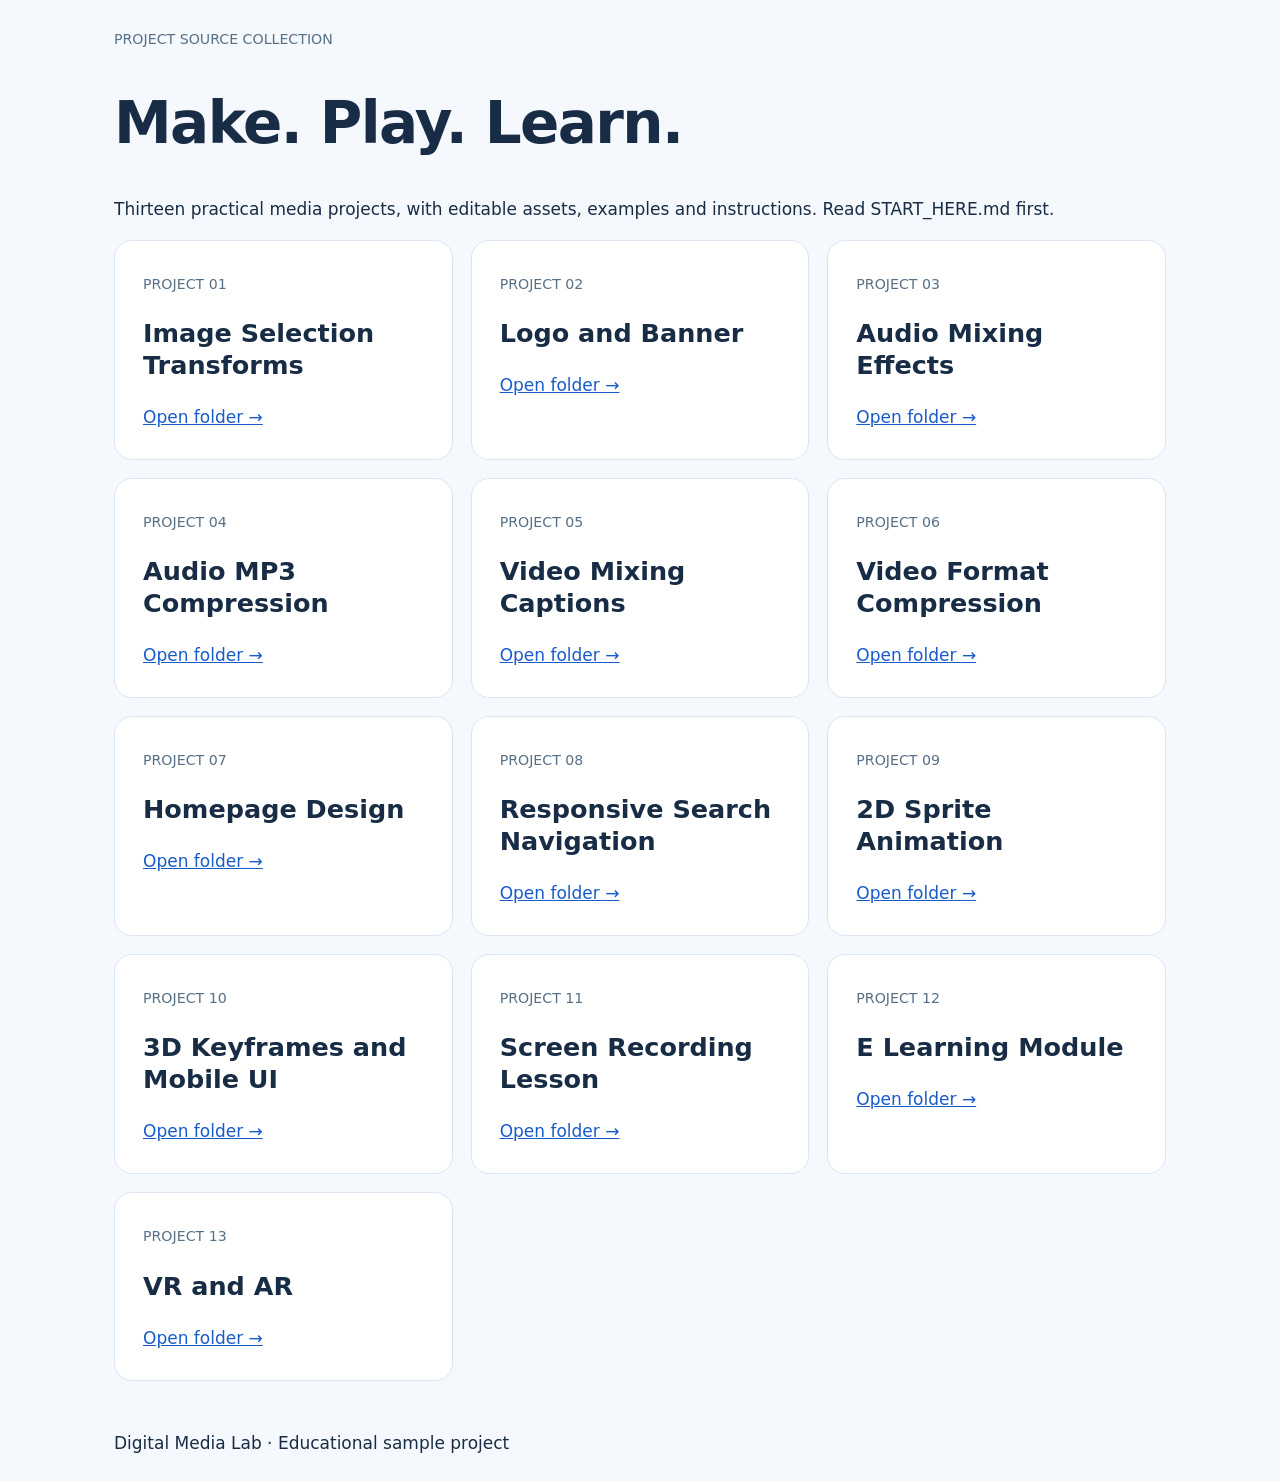
<file: index.html>
<!doctype html><html lang="en"><meta charset="utf-8"><meta name="viewport" content="width=device-width,initial-scale=1"><title>13 multimedia projects</title><style>[hidden]{display:none!important}*{box-sizing:border-box}body{margin:0;font:17px/1.65 system-ui,sans-serif;color:#182d45;background:#f5f8fc}header,main,footer{max-width:1100px;margin:auto;padding:24px}header{display:flex;align-items:center;justify-content:space-between;gap:20px}nav{display:flex;gap:20px;flex-wrap:wrap}a{color:#185bca}h1{font-size:clamp(32px,5vw,58px);line-height:1.12;letter-spacing:-1.6px}h2{line-height:1.25}section,article{margin:24px 0;padding:28px;background:white;border:1px solid #dbe5f1;border-radius:18px}.hero{background:#e7f1ff;padding:40px}.grid{display:grid;grid-template-columns:repeat(3,1fr);gap:18px}.grid article{margin:0}button,.button{display:inline-block;border:0;background:#2163dc;color:white;border-radius:8px;padding:12px 20px;cursor:pointer;font:inherit;text-decoration:none}input{padding:13px;border:1px solid #8a9fb8;border-radius:8px;font:inherit;max-width:100%}table{width:100%;border-collapse:collapse}td,th{text-align:left;padding:12px;border-bottom:1px solid #dbe5f1}img,video{max-width:100%;height:auto}small{color:#587086}button:focus-visible,a:focus-visible,input:focus-visible{outline:3px solid #ed9b1c;outline-offset:3px}@media(max-width:700px){header{align-items:flex-start;flex-direction:column}.grid{grid-template-columns:1fr}.hero,section,article{padding:20px}main{padding:16px}h1{letter-spacing:-.8px}}</style><main><small>PROJECT SOURCE COLLECTION</small><h1>Make. Play. Learn.</h1><p>Thirteen practical media projects, with editable assets, examples and instructions. Read START_HERE.md first.</p><div class="grid"><article><small>PROJECT 01</small><h2>Image Selection Transforms</h2><a href="01_Image_Selection_Transforms/">Open folder →</a></article><article><small>PROJECT 02</small><h2>Logo and Banner</h2><a href="02_Logo_and_Banner/">Open folder →</a></article><article><small>PROJECT 03</small><h2>Audio Mixing Effects</h2><a href="03_Audio_Mixing_Effects/">Open folder →</a></article><article><small>PROJECT 04</small><h2>Audio MP3 Compression</h2><a href="04_Audio_MP3_Compression/">Open folder →</a></article><article><small>PROJECT 05</small><h2>Video Mixing Captions</h2><a href="05_Video_Mixing_Captions/">Open folder →</a></article><article><small>PROJECT 06</small><h2>Video Format Compression</h2><a href="06_Video_Format_Compression/">Open folder →</a></article><article><small>PROJECT 07</small><h2>Homepage Design</h2><a href="07_Homepage_Design/">Open folder →</a></article><article><small>PROJECT 08</small><h2>Responsive Search Navigation</h2><a href="08_Responsive_Search_Navigation/">Open folder →</a></article><article><small>PROJECT 09</small><h2>2D Sprite Animation</h2><a href="09_2D_Sprite_Animation/">Open folder →</a></article><article><small>PROJECT 10</small><h2>3D Keyframes and Mobile UI</h2><a href="10_3D_Keyframes_and_Mobile_UI/">Open folder →</a></article><article><small>PROJECT 11</small><h2>Screen Recording Lesson</h2><a href="11_Screen_Recording_Lesson/">Open folder →</a></article><article><small>PROJECT 12</small><h2>E Learning Module</h2><a href="12_E_Learning_Module/">Open folder →</a></article><article><small>PROJECT 13</small><h2>VR and AR</h2><a href="13_VR_and_AR/">Open folder →</a></article></div></main><footer>Digital Media Lab · Educational sample project</footer><script></script></html>
</file>
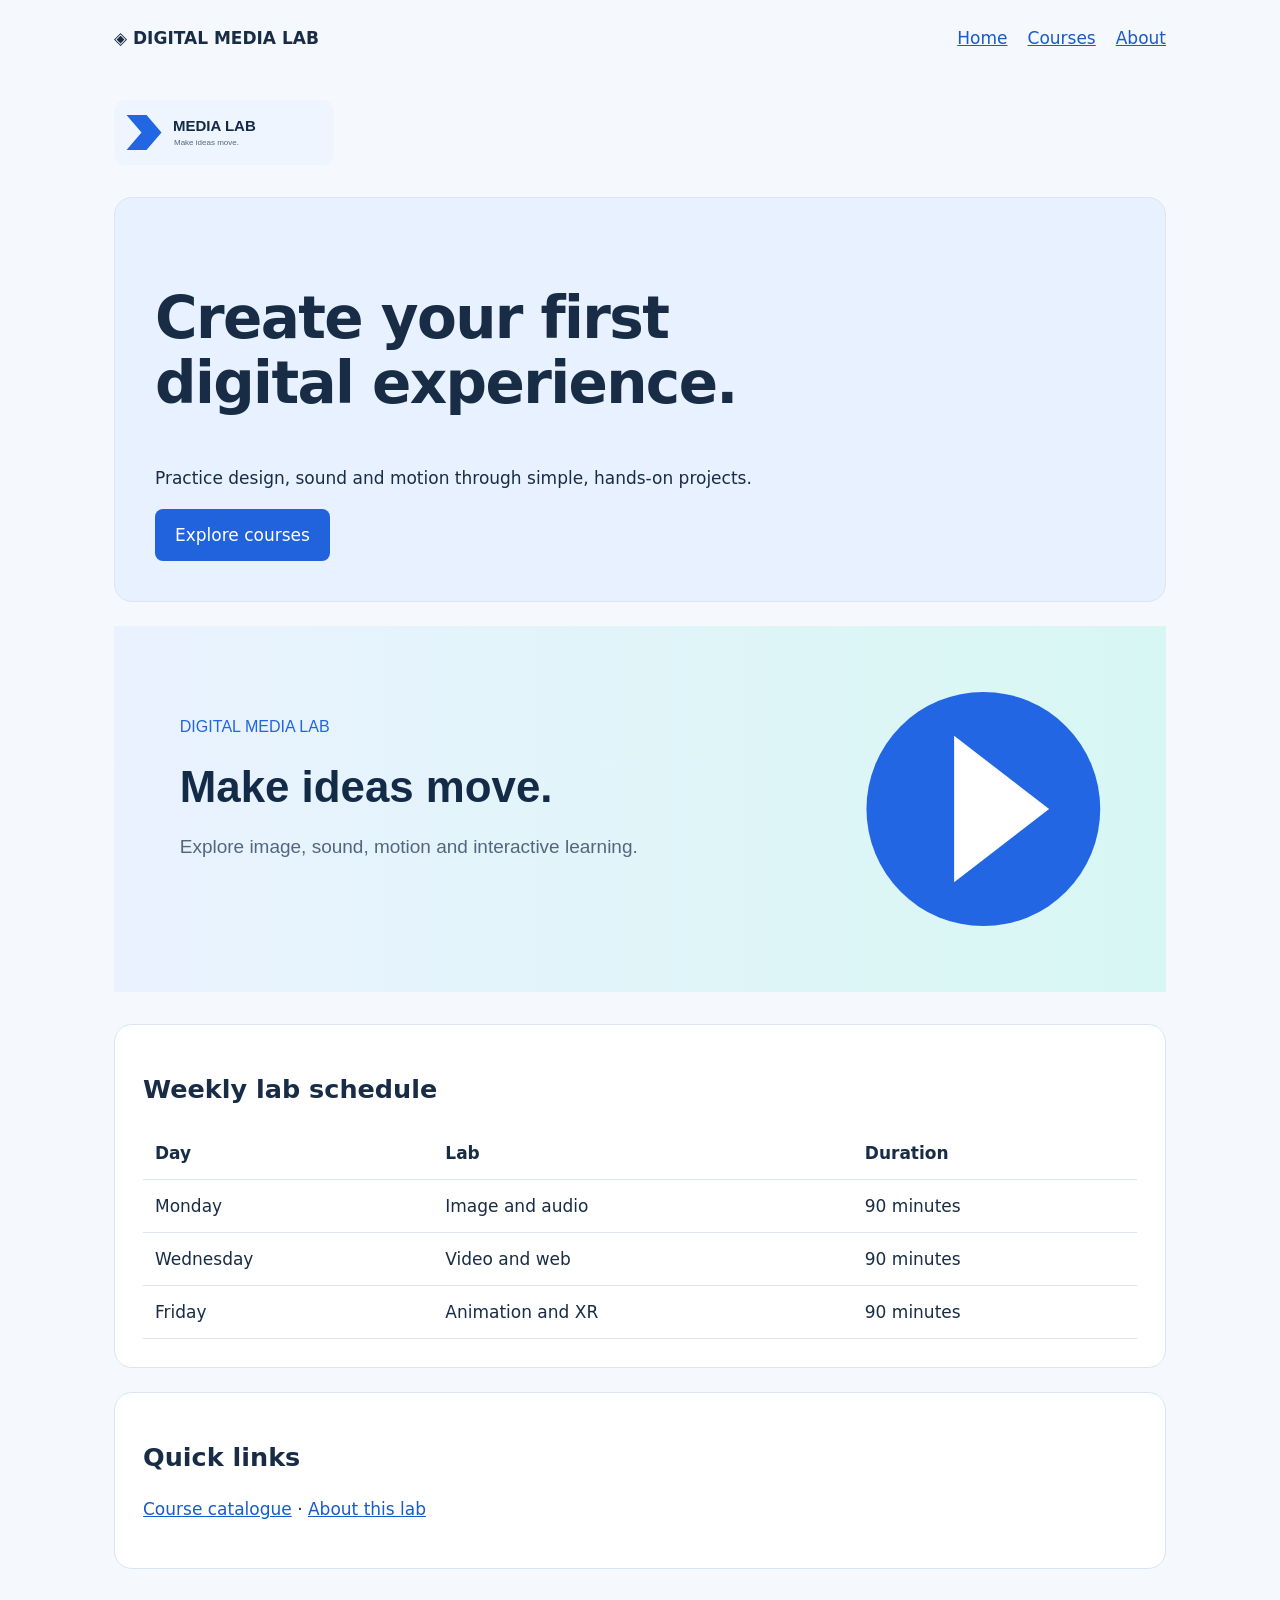
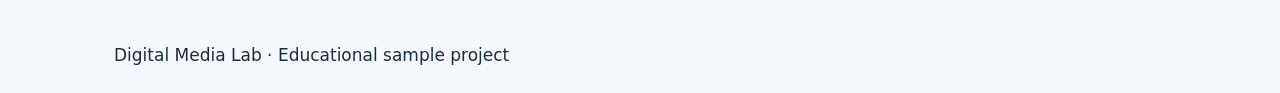
<file: 07_Homepage_Design/index.html>
<!doctype html><html lang="en"><meta charset="utf-8"><meta name="viewport" content="width=device-width,initial-scale=1"><title>Digital Media Lab</title><style>[hidden]{display:none!important}*{box-sizing:border-box}body{margin:0;font:17px/1.65 system-ui,sans-serif;color:#182d45;background:#f5f8fc}header,main,footer{max-width:1100px;margin:auto;padding:24px}header{display:flex;align-items:center;justify-content:space-between;gap:20px}nav{display:flex;gap:20px;flex-wrap:wrap}a{color:#185bca}h1{font-size:clamp(32px,5vw,58px);line-height:1.12;letter-spacing:-1.6px}h2{line-height:1.25}section,article{margin:24px 0;padding:28px;background:white;border:1px solid #dbe5f1;border-radius:18px}.hero{background:#e7f1ff;padding:40px}.grid{display:grid;grid-template-columns:repeat(3,1fr);gap:18px}.grid article{margin:0}button,.button{display:inline-block;border:0;background:#2163dc;color:white;border-radius:8px;padding:12px 20px;cursor:pointer;font:inherit;text-decoration:none}input{padding:13px;border:1px solid #8a9fb8;border-radius:8px;font:inherit;max-width:100%}table{width:100%;border-collapse:collapse}td,th{text-align:left;padding:12px;border-bottom:1px solid #dbe5f1}img,video{max-width:100%;height:auto}small{color:#587086}button:focus-visible,a:focus-visible,input:focus-visible{outline:3px solid #ed9b1c;outline-offset:3px}@media(max-width:700px){header{align-items:flex-start;flex-direction:column}.grid{grid-template-columns:1fr}.hero,section,article{padding:20px}main{padding:16px}h1{letter-spacing:-.8px}}</style><header><strong>◈ DIGITAL MEDIA LAB</strong><nav><a href="index.html">Home</a><a href="courses.html">Courses</a><a href="about.html">About</a></nav></header><main><img src="logo.svg" width="220" alt="Digital Media Lab logo"><section class="hero"><h1>Create your first<br>digital experience.</h1><p>Practice design, sound and motion through simple, hands-on projects.</p><a class="button" href="courses.html">Explore courses</a></section><img src="banner.svg" alt="Make ideas move: image, sound, motion and interactive learning"><section><h2>Weekly lab schedule</h2><table><tr><th scope="col">Day</th><th scope="col">Lab</th><th scope="col">Duration</th></tr><tr><td>Monday</td><td>Image and audio</td><td>90 minutes</td></tr><tr><td>Wednesday</td><td>Video and web</td><td>90 minutes</td></tr><tr><td>Friday</td><td>Animation and XR</td><td>90 minutes</td></tr></table></section><section><h2>Quick links</h2><p><a href="courses.html">Course catalogue</a> · <a href="about.html">About this lab</a></p></section></main><footer>Digital Media Lab · Educational sample project</footer><script></script></html>
</file>
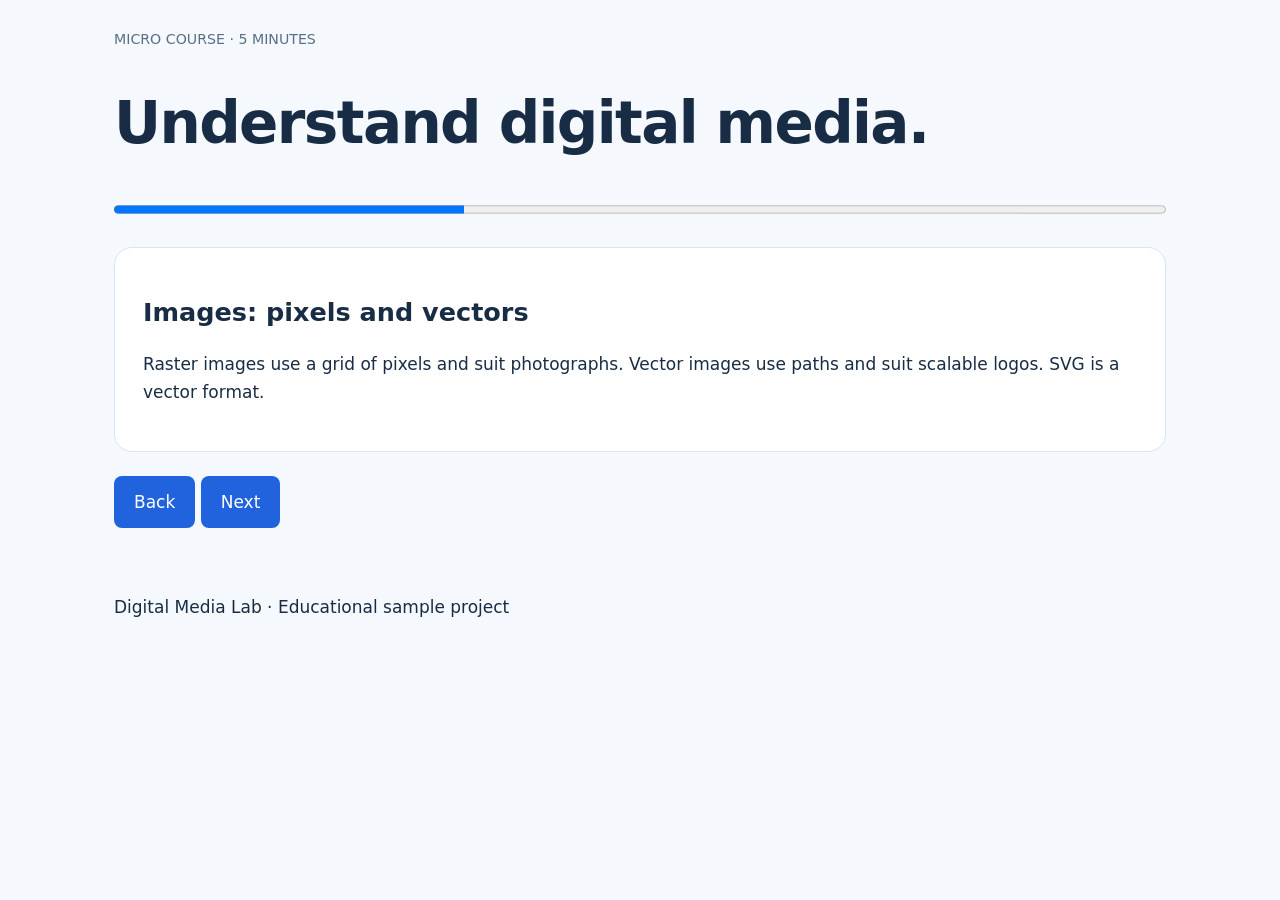
<file: 12_E_Learning_Module/index.html>
<!doctype html><html lang="en"><meta charset="utf-8"><meta name="viewport" content="width=device-width,initial-scale=1"><title>Digital media basics</title><style>[hidden]{display:none!important}*{box-sizing:border-box}body{margin:0;font:17px/1.65 system-ui,sans-serif;color:#182d45;background:#f5f8fc}header,main,footer{max-width:1100px;margin:auto;padding:24px}header{display:flex;align-items:center;justify-content:space-between;gap:20px}nav{display:flex;gap:20px;flex-wrap:wrap}a{color:#185bca}h1{font-size:clamp(32px,5vw,58px);line-height:1.12;letter-spacing:-1.6px}h2{line-height:1.25}section,article{margin:24px 0;padding:28px;background:white;border:1px solid #dbe5f1;border-radius:18px}.hero{background:#e7f1ff;padding:40px}.grid{display:grid;grid-template-columns:repeat(3,1fr);gap:18px}.grid article{margin:0}button,.button{display:inline-block;border:0;background:#2163dc;color:white;border-radius:8px;padding:12px 20px;cursor:pointer;font:inherit;text-decoration:none}input{padding:13px;border:1px solid #8a9fb8;border-radius:8px;font:inherit;max-width:100%}table{width:100%;border-collapse:collapse}td,th{text-align:left;padding:12px;border-bottom:1px solid #dbe5f1}img,video{max-width:100%;height:auto}small{color:#587086}button:focus-visible,a:focus-visible,input:focus-visible{outline:3px solid #ed9b1c;outline-offset:3px}@media(max-width:700px){header{align-items:flex-start;flex-direction:column}.grid{grid-template-columns:1fr}.hero,section,article{padding:20px}main{padding:16px}h1{letter-spacing:-.8px}}</style><main><small>MICRO COURSE · 5 MINUTES</small><h1>Understand digital media.</h1><progress id="progress" max="3" value="1" aria-label="Lesson progress" style="width:100%"></progress><section id="lesson"></section><button id="back">Back</button> <button id="next">Next</button><p id="feedback" role="status"></p></main><footer>Digital Media Lab · Educational sample project</footer><script>const slides=[['Images: pixels and vectors','Raster images use a grid of pixels and suit photographs. Vector images use paths and suit scalable logos. SVG is a vector format.'],['Audio and video: export with purpose','WAV commonly stores uncompressed PCM audio. MP3 uses lossy audio compression. MP4 is a container; H.264 is a video codec often stored inside it. Keep editable sources before exporting.']];let index=0,api=null;try{let w=window;for(let i=0;i<10;i++){if(w.API){api=w.API;break}if(w.parent===w)break;w=w.parent}if(api){api.LMSInitialize('');api.LMSSetValue('cmi.core.lesson_status','incomplete')}}catch(e){}function show(){document.querySelector('#feedback').textContent='';document.querySelector('#progress').value=index+1;document.querySelector('#back').disabled=index===0;document.querySelector('#next').hidden=index===2;document.querySelector('#lesson').innerHTML=index<2?'<h2>'+slides[index][0]+'</h2><p>'+slides[index][1]+'</p>':'<h2>Check your understanding</h2><form id="quiz"><fieldset><legend>Which format keeps a logo scalable?</legend><label><input type="radio" name="answer" value="png" required> PNG</label><br><label><input type="radio" name="answer" value="svg"> SVG</label><br><label><input type="radio" name="answer" value="mp3"> MP3</label></fieldset><p><button>Check answer</button></p></form>';if(index===2)document.querySelector('#quiz').onsubmit=e=>{e.preventDefault();let correct=new FormData(e.target).get('answer')==='svg';document.querySelector('#feedback').textContent=correct?'Correct! SVG stores paths. Course completed.':'Try again. Look for the vector format.';if(api){api.LMSSetValue('cmi.core.score.raw',correct?'100':'0');api.LMSSetValue('cmi.core.lesson_status',correct?'passed':'incomplete');api.LMSCommit('')}}}document.querySelector('#next').onclick=()=>{index=Math.min(2,index+1);show()};document.querySelector('#back').onclick=()=>{index=Math.max(0,index-1);show()};window.addEventListener('beforeunload',()=>{if(api)api.LMSFinish('')});show();</script></html>
</file>
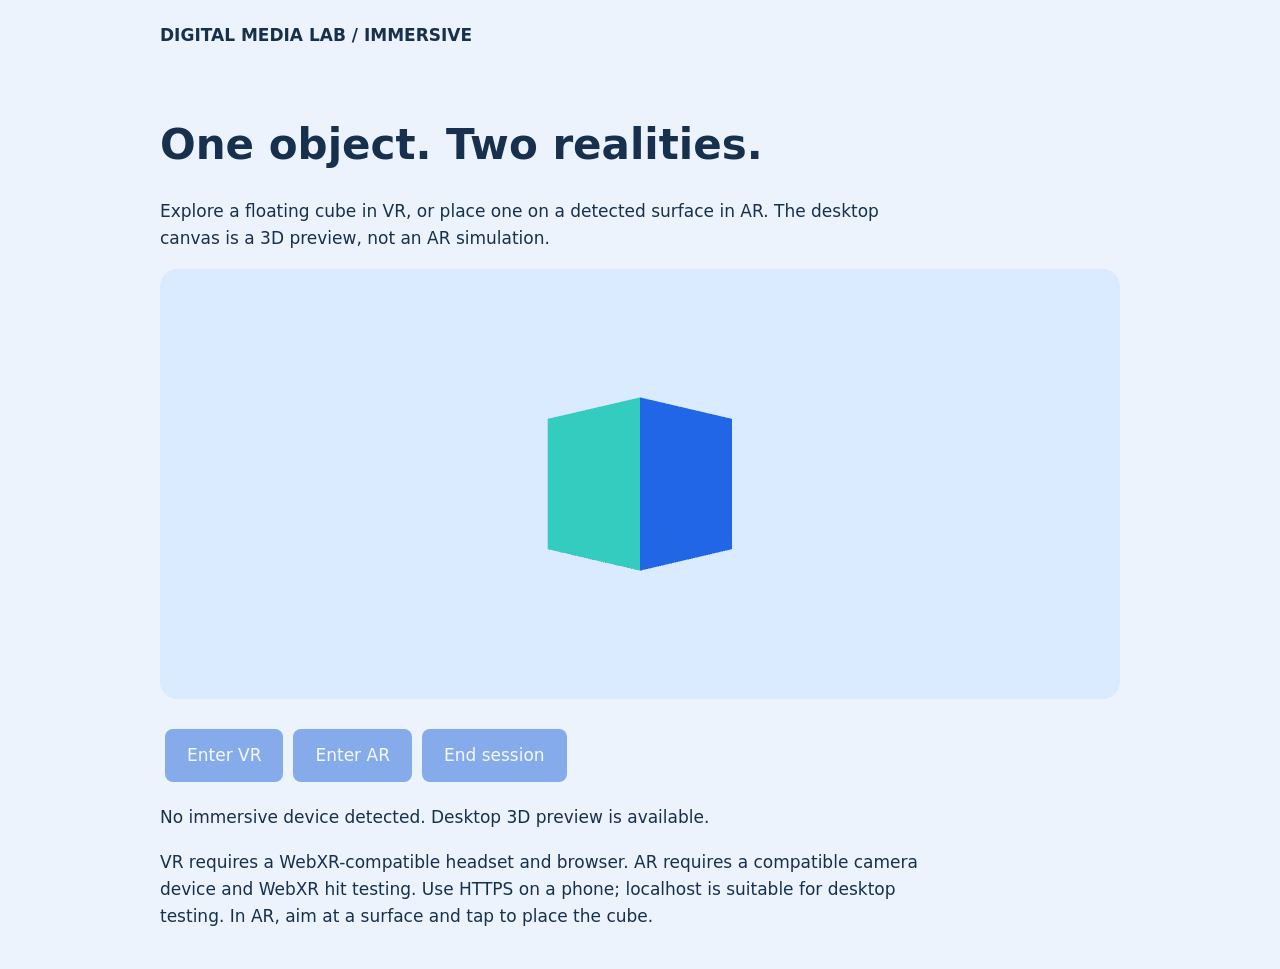
<file: 13_VR_and_AR/index.html>
<!doctype html><html lang="en"><meta charset="utf-8"><meta name="viewport" content="width=device-width,initial-scale=1"><title>Media Lab · VR and AR</title><style>[hidden]{display:none!important}body{margin:0;background:#ecf3fc;color:#17304d;font:17px/1.6 system-ui}header,main{max-width:960px;margin:auto;padding:22px}h1{font-size:42px;line-height:1.15}canvas{width:100%;height:430px;background:#dcecff;border-radius:18px}button{padding:13px 22px;margin:5px;border:0;border-radius:8px;background:#2366db;color:white;font:inherit}button:disabled{opacity:.5}p{max-width:780px}</style><header><strong>DIGITAL MEDIA LAB / IMMERSIVE</strong></header><main><h1>One object. Two realities.</h1><p>Explore a floating cube in VR, or place one on a detected surface in AR. The desktop canvas is a 3D preview, not an AR simulation.</p><canvas id="scene" aria-label="Rotating 3D cube preview"></canvas><p><button id="vr" disabled>Enter VR</button><button id="ar" disabled>Enter AR</button><button id="stop" disabled>End session</button></p><p id="status" role="status">Checking device capabilities…</p><p>VR requires a WebXR-compatible headset and browser. AR requires a compatible camera device and WebXR hit testing. Use HTTPS on a phone; localhost is suitable for desktop testing. In AR, aim at a surface and tap to place the cube.</p></main><script src="xr.js"></script></html>
</file>
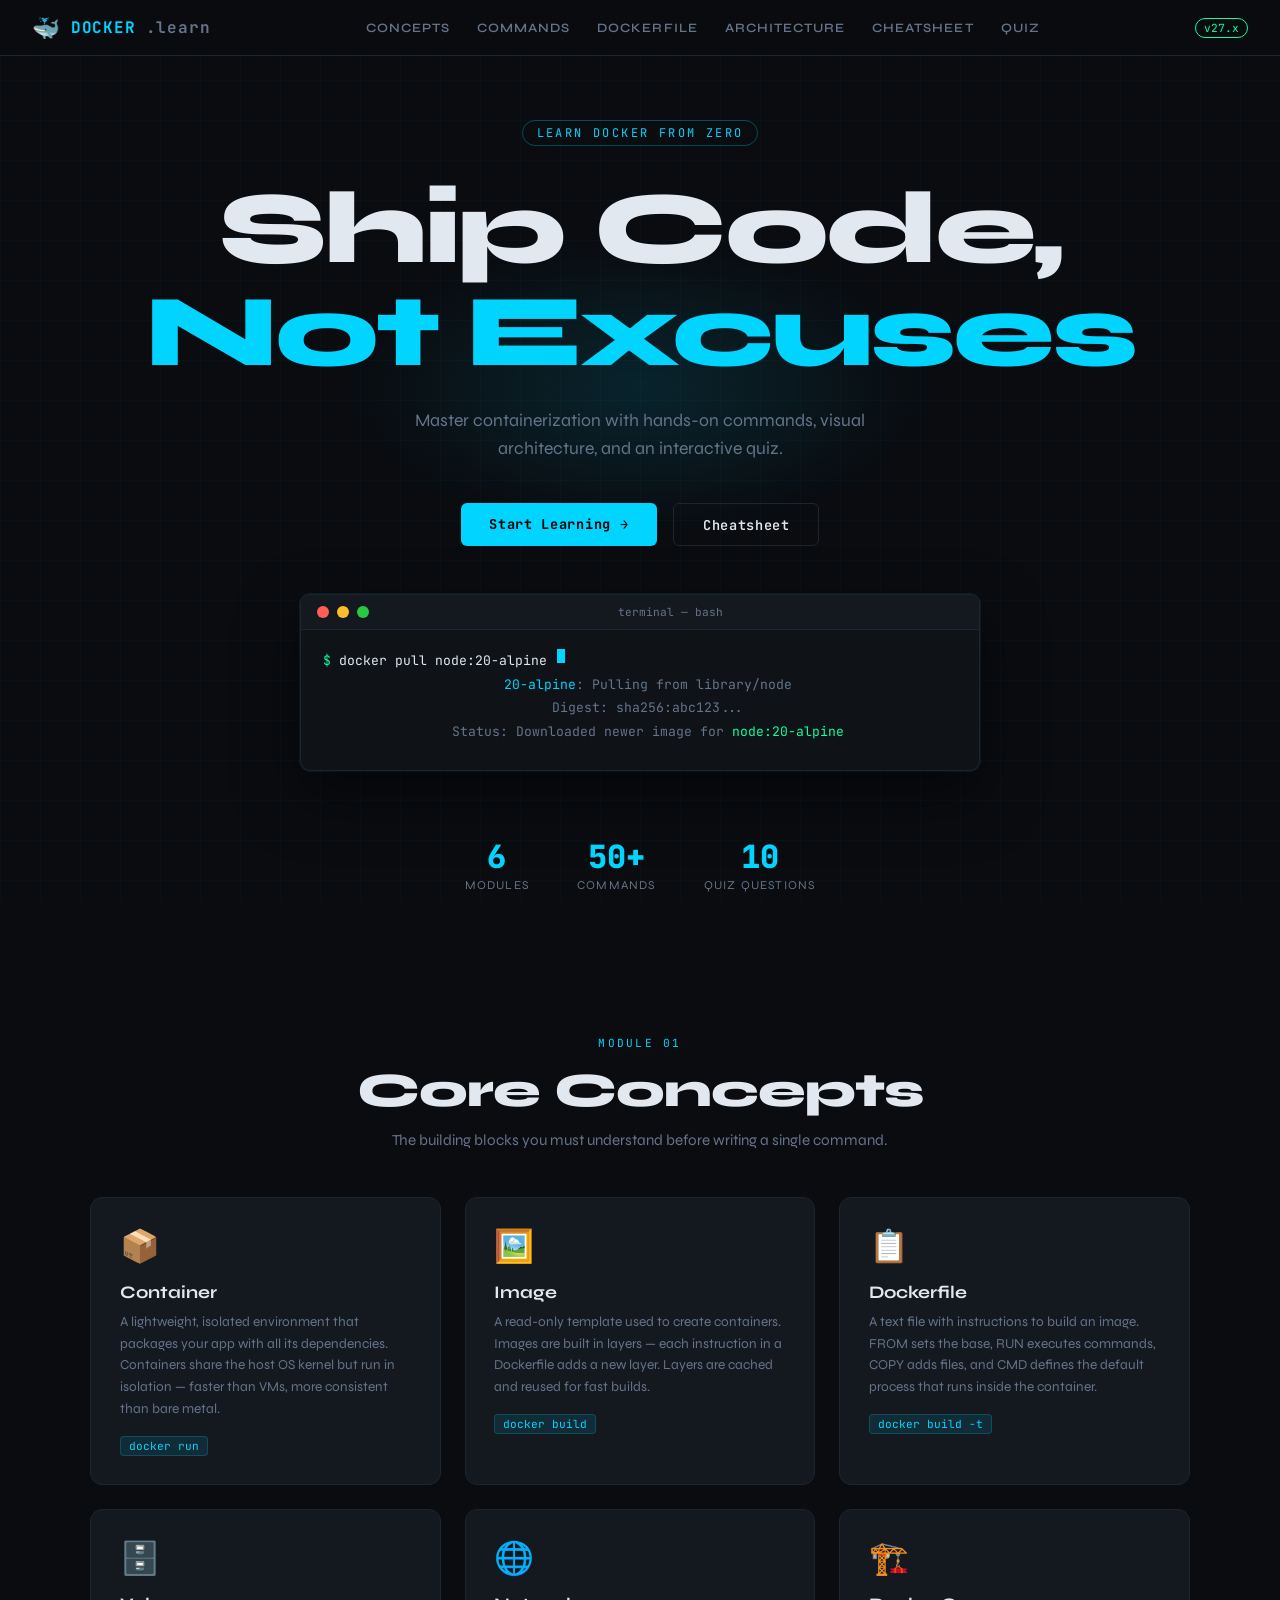
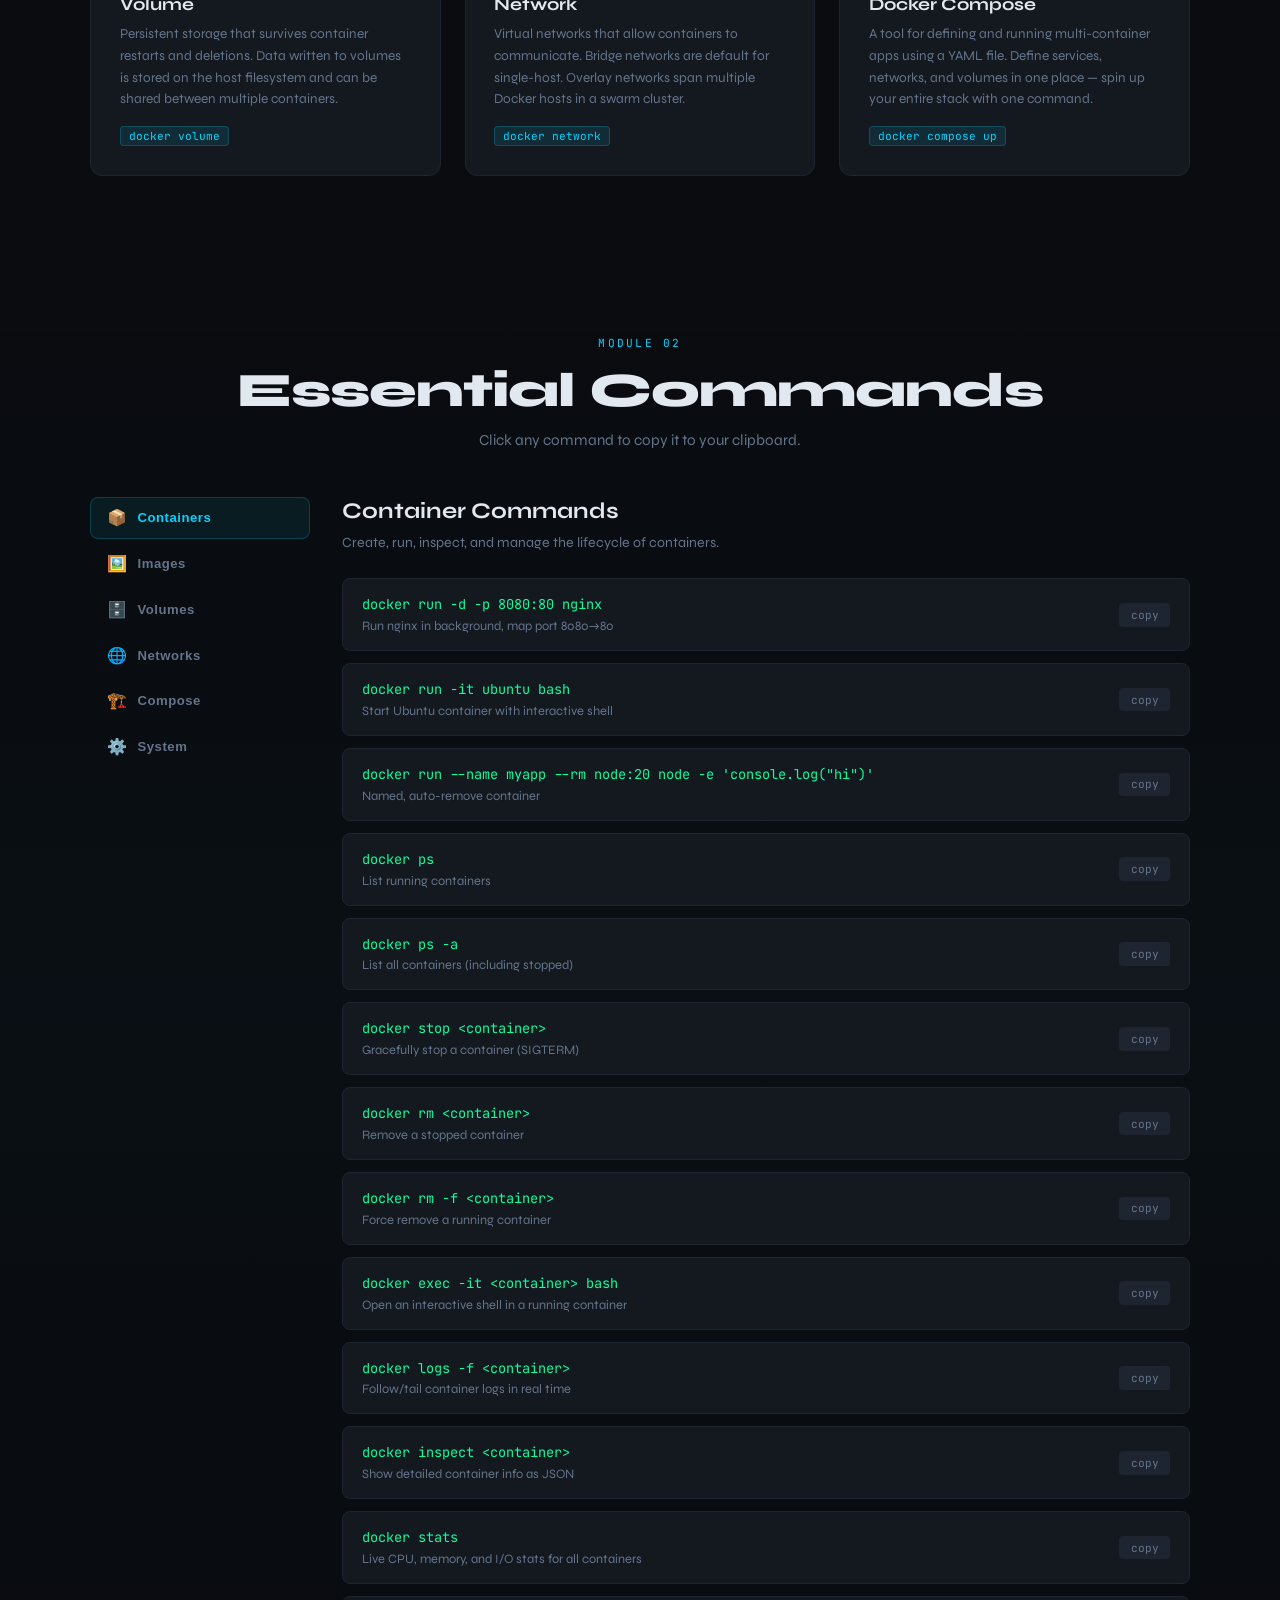
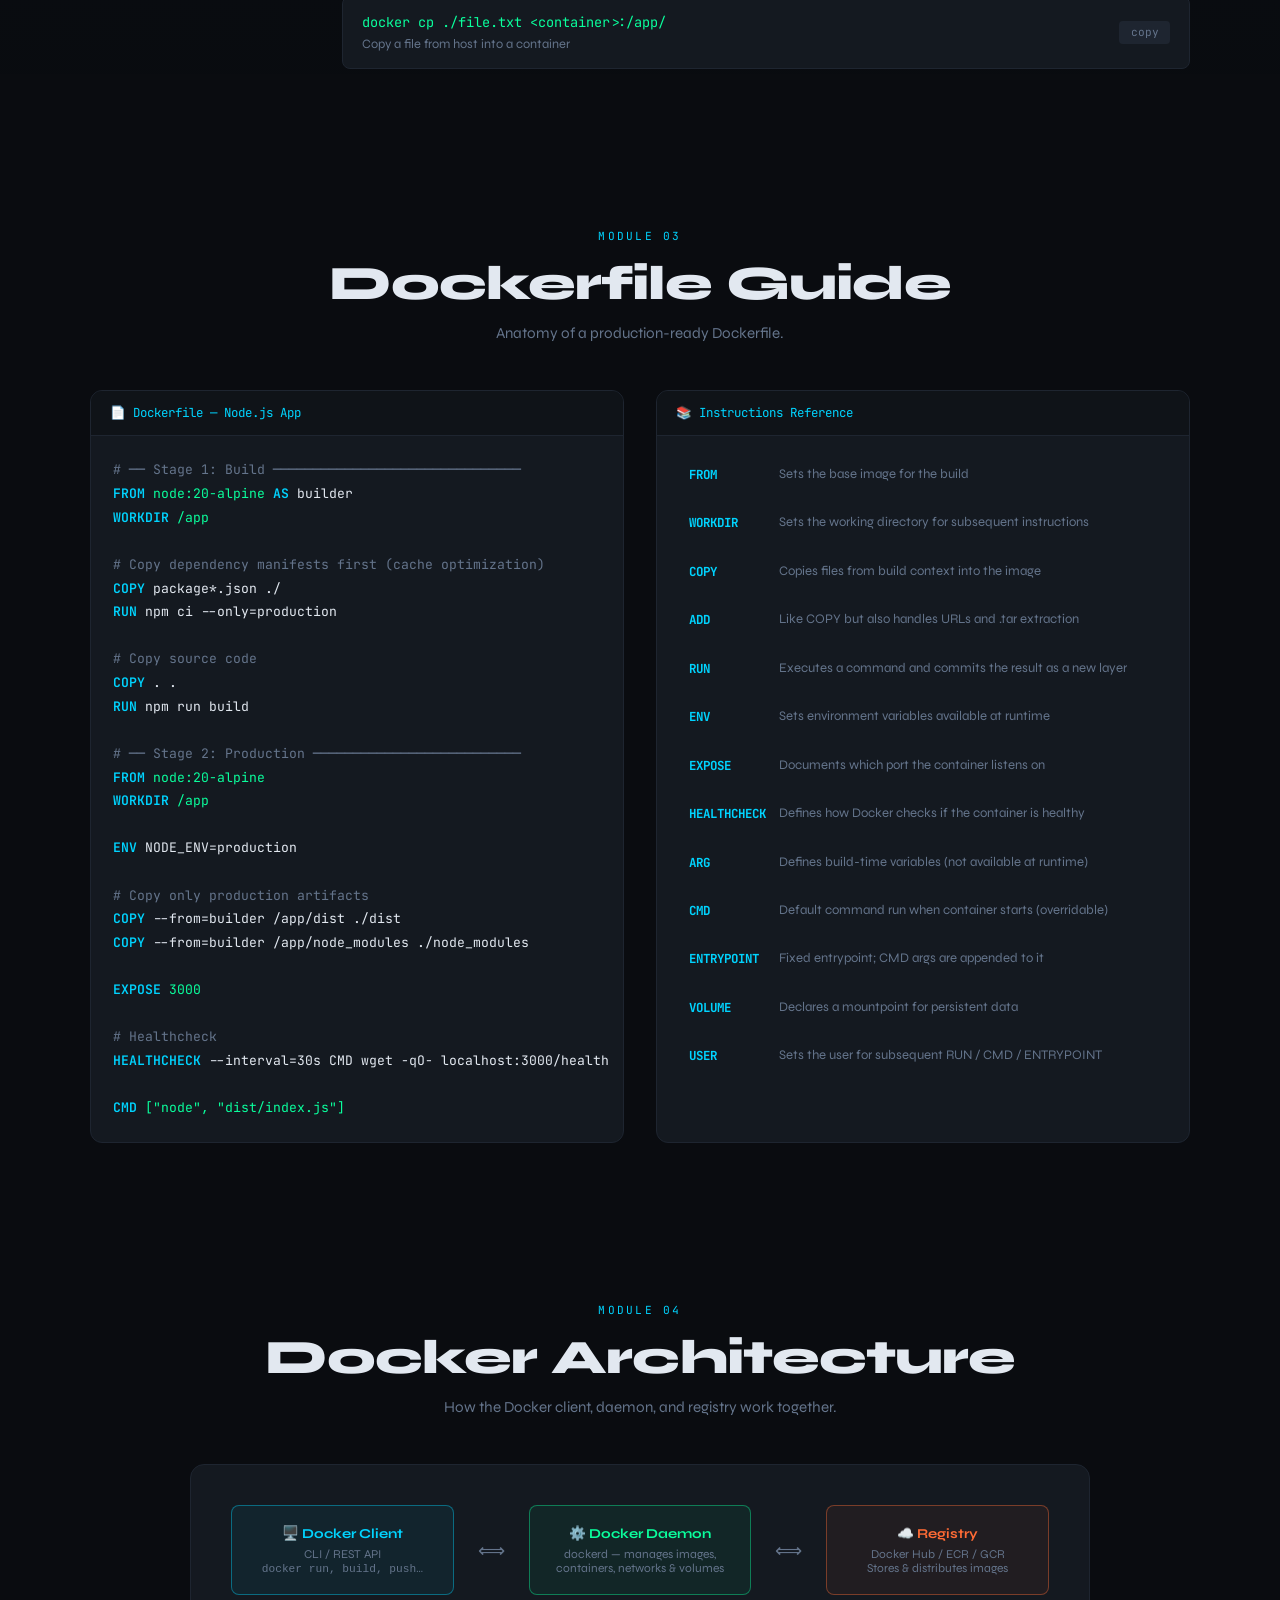
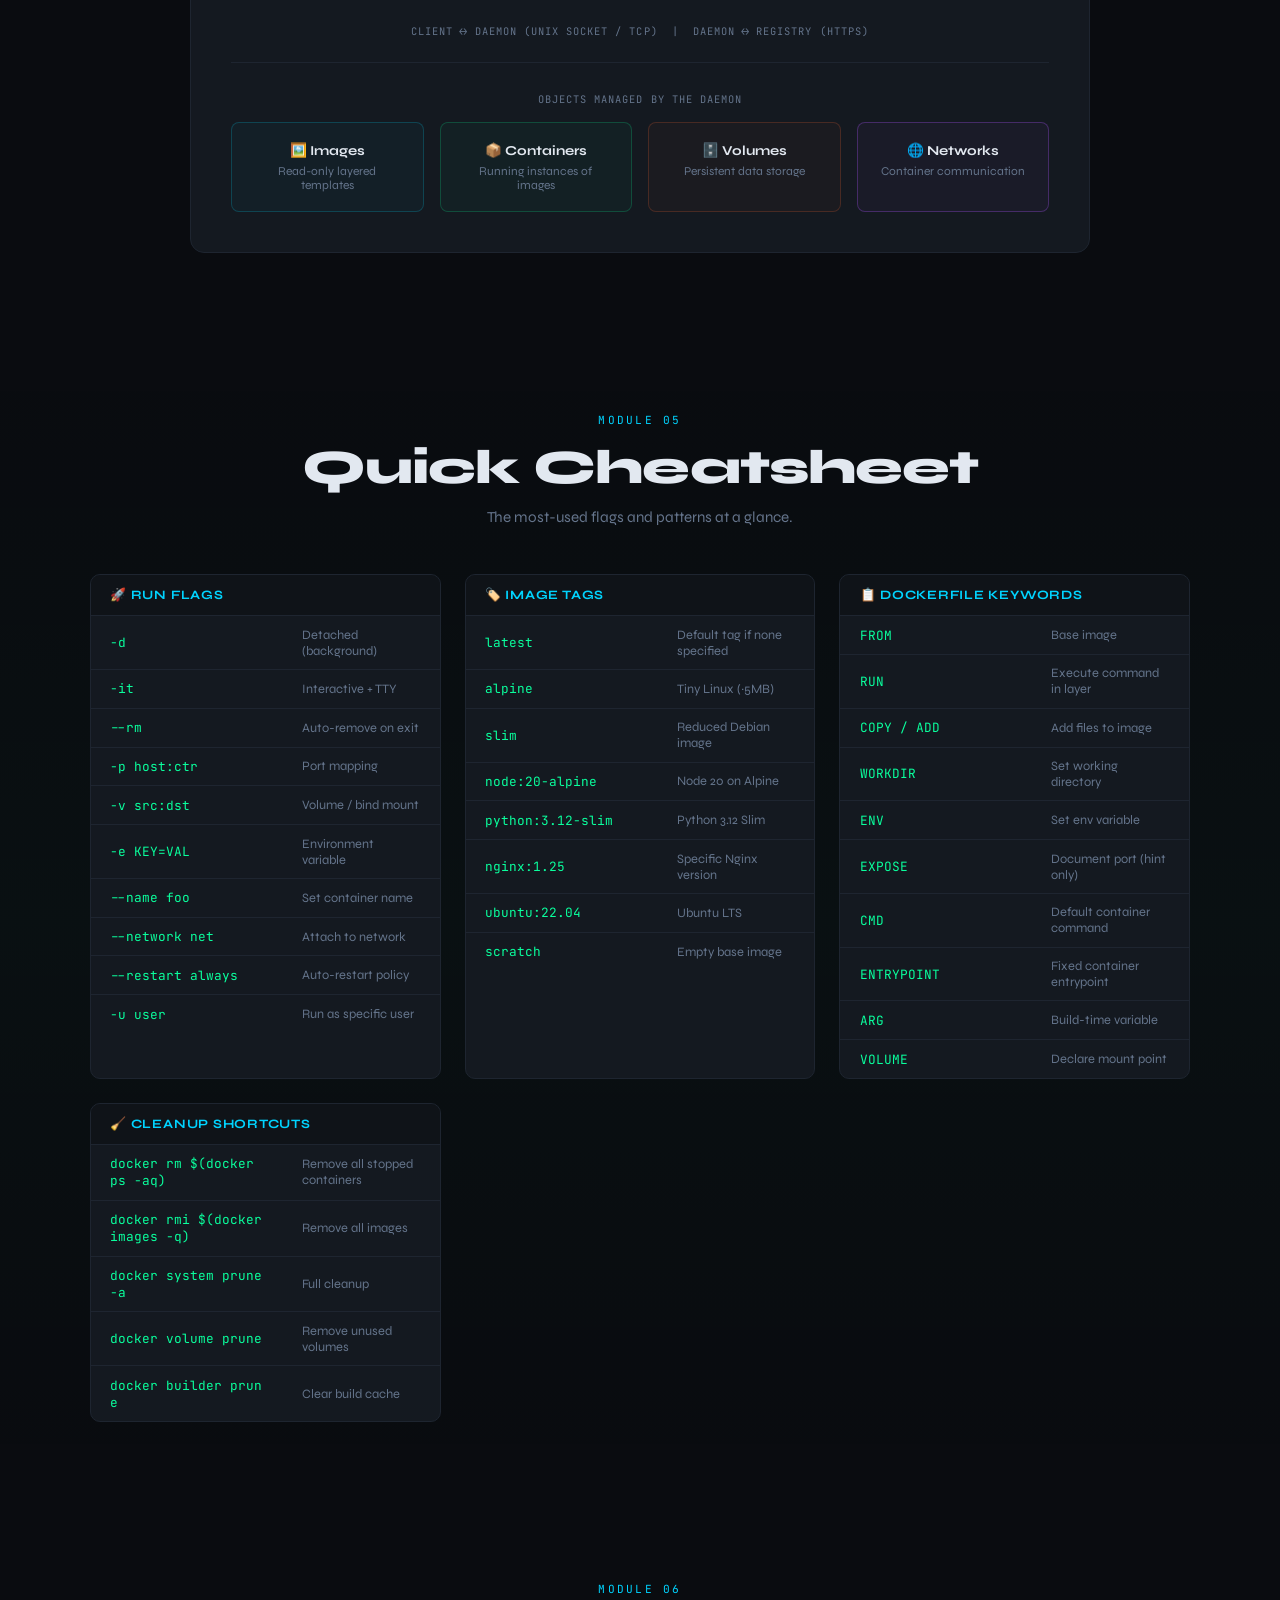
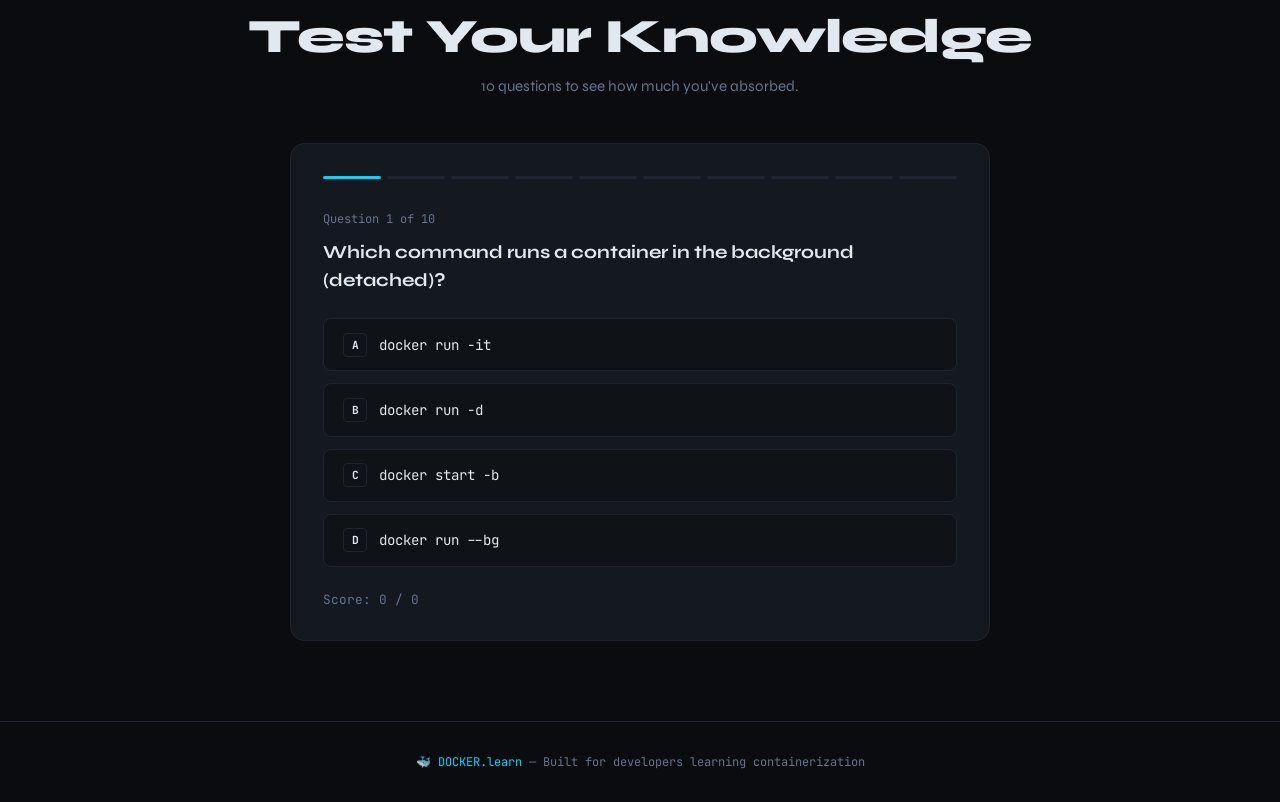
<file: docker-learn.html>
<!DOCTYPE html>
<html lang="en">
<head>
<meta charset="UTF-8">
<meta name="viewport" content="width=device-width, initial-scale=1.0">
<title>Docker — Learn by Doing</title>
<link href="https://fonts.googleapis.com/css2?family=JetBrains+Mono:wght@300;400;600;700&family=Syne:wght@400;600;700;800&display=swap" rel="stylesheet">
<style>
  :root {
    --bg: #0a0c10;
    --surface: #0f1318;
    --card: #141920;
    --border: #1e2530;
    --accent: #00d4ff;
    --accent2: #0aff9d;
    --accent3: #ff6b35;
    --text: #e2e8f0;
    --muted: #64748b;
    --dim: #334155;
    --whale: #00d4ff;
  }

  * { margin: 0; padding: 0; box-sizing: border-box; }

  html { scroll-behavior: smooth; }

  body {
    background: var(--bg);
    color: var(--text);
    font-family: 'Syne', sans-serif;
    overflow-x: hidden;
    cursor: default;
  }

  /* SCROLLBAR */
  ::-webkit-scrollbar { width: 4px; }
  ::-webkit-scrollbar-track { background: var(--bg); }
  ::-webkit-scrollbar-thumb { background: var(--accent); border-radius: 2px; }

  /* GRID BACKGROUND */
  body::before {
    content: '';
    position: fixed;
    inset: 0;
    background-image:
      linear-gradient(rgba(0,212,255,0.03) 1px, transparent 1px),
      linear-gradient(90deg, rgba(0,212,255,0.03) 1px, transparent 1px);
    background-size: 40px 40px;
    pointer-events: none;
    z-index: 0;
  }

  /* NAV */
  nav {
    position: sticky;
    top: 0;
    z-index: 100;
    background: rgba(10,12,16,0.92);
    backdrop-filter: blur(12px);
    border-bottom: 1px solid var(--border);
    padding: 0 2rem;
    display: flex;
    align-items: center;
    justify-content: space-between;
    height: 56px;
  }

  .nav-logo {
    display: flex;
    align-items: center;
    gap: 10px;
    font-family: 'JetBrains Mono', monospace;
    font-weight: 700;
    font-size: 1rem;
    color: var(--accent);
    letter-spacing: 0.05em;
  }

  .whale-icon {
    font-size: 1.4rem;
    animation: float 3s ease-in-out infinite;
  }

  @keyframes float {
    0%,100% { transform: translateY(0); }
    50% { transform: translateY(-4px); }
  }

  .nav-links {
    display: flex;
    gap: 0;
    list-style: none;
  }

  .nav-links a {
    display: block;
    padding: 0.35rem 0.85rem;
    color: var(--muted);
    text-decoration: none;
    font-size: 0.8rem;
    font-weight: 600;
    letter-spacing: 0.08em;
    text-transform: uppercase;
    border-radius: 4px;
    transition: color 0.2s, background 0.2s;
  }

  .nav-links a:hover { color: var(--accent); background: rgba(0,212,255,0.07); }

  .nav-badge {
    font-family: 'JetBrains Mono', monospace;
    font-size: 0.7rem;
    color: var(--accent2);
    border: 1px solid var(--accent2);
    padding: 2px 8px;
    border-radius: 999px;
  }

  /* HERO */
  .hero {
    position: relative;
    z-index: 1;
    min-height: 100vh;
    display: flex;
    flex-direction: column;
    align-items: center;
    justify-content: center;
    padding: 4rem 2rem;
    text-align: center;
    overflow: hidden;
  }

  .hero-glow {
    position: absolute;
    top: 20%;
    left: 50%;
    transform: translateX(-50%);
    width: 600px;
    height: 300px;
    background: radial-gradient(ellipse, rgba(0,212,255,0.12) 0%, transparent 70%);
    pointer-events: none;
  }

  .hero-tag {
    font-family: 'JetBrains Mono', monospace;
    font-size: 0.75rem;
    color: var(--accent);
    letter-spacing: 0.2em;
    text-transform: uppercase;
    border: 1px solid rgba(0,212,255,0.3);
    padding: 4px 14px;
    border-radius: 999px;
    margin-bottom: 2rem;
    animation: fadeDown 0.6s ease both;
  }

  .hero h1 {
    font-size: clamp(3rem, 8vw, 6.5rem);
    font-weight: 800;
    line-height: 1;
    letter-spacing: -0.03em;
    animation: fadeDown 0.6s 0.1s ease both;
  }

  .hero h1 span { color: var(--accent); }

  .hero-sub {
    margin-top: 1.5rem;
    font-size: 1.1rem;
    color: var(--muted);
    max-width: 500px;
    line-height: 1.6;
    animation: fadeDown 0.6s 0.2s ease both;
  }

  .hero-actions {
    display: flex;
    gap: 1rem;
    margin-top: 2.5rem;
    animation: fadeDown 0.6s 0.3s ease both;
    flex-wrap: wrap;
    justify-content: center;
  }

  .btn-primary {
    background: var(--accent);
    color: #000;
    font-family: 'JetBrains Mono', monospace;
    font-weight: 700;
    font-size: 0.85rem;
    padding: 0.7rem 1.8rem;
    border: none;
    border-radius: 6px;
    cursor: pointer;
    letter-spacing: 0.05em;
    text-decoration: none;
    transition: transform 0.15s, box-shadow 0.15s;
  }

  .btn-primary:hover {
    transform: translateY(-2px);
    box-shadow: 0 8px 24px rgba(0,212,255,0.35);
  }

  .btn-outline {
    background: transparent;
    color: var(--text);
    font-family: 'JetBrains Mono', monospace;
    font-weight: 600;
    font-size: 0.85rem;
    padding: 0.7rem 1.8rem;
    border: 1px solid var(--border);
    border-radius: 6px;
    cursor: pointer;
    letter-spacing: 0.05em;
    text-decoration: none;
    transition: border-color 0.2s, color 0.2s;
  }

  .btn-outline:hover { border-color: var(--accent); color: var(--accent); }

  .hero-stats {
    display: flex;
    gap: 3rem;
    margin-top: 4rem;
    animation: fadeDown 0.6s 0.4s ease both;
  }

  .stat { text-align: center; }
  .stat-num {
    font-size: 2rem;
    font-weight: 800;
    color: var(--accent);
    font-family: 'JetBrains Mono', monospace;
  }
  .stat-label { font-size: 0.75rem; color: var(--muted); text-transform: uppercase; letter-spacing: 0.1em; }

  /* ANIMATED TERMINAL */
  .terminal-demo {
    margin-top: 3rem;
    background: var(--surface);
    border: 1px solid var(--border);
    border-radius: 10px;
    width: min(680px, 90vw);
    overflow: hidden;
    animation: fadeDown 0.6s 0.5s ease both;
    box-shadow: 0 24px 60px rgba(0,0,0,0.5), 0 0 0 1px rgba(0,212,255,0.1);
  }

  .term-bar {
    background: var(--card);
    padding: 10px 16px;
    display: flex;
    align-items: center;
    gap: 8px;
    border-bottom: 1px solid var(--border);
  }

  .dot { width: 12px; height: 12px; border-radius: 50%; }
  .dot-r { background: #ff5f57; }
  .dot-y { background: #febc2e; }
  .dot-g { background: #28c840; }

  .term-title {
    flex: 1;
    text-align: center;
    font-family: 'JetBrains Mono', monospace;
    font-size: 0.7rem;
    color: var(--muted);
  }

  .term-body {
    padding: 1.2rem 1.4rem;
    font-family: 'JetBrains Mono', monospace;
    font-size: 0.82rem;
    line-height: 1.8;
    min-height: 140px;
  }

  .term-line { display: flex; align-items: flex-start; gap: 8px; }
  .prompt { color: var(--accent2); }
  .cmd { color: var(--text); }
  .output { color: var(--muted); padding-left: 1rem; }
  .highlight { color: var(--accent); }
  .success { color: var(--accent2); }
  .warn { color: var(--accent3); }

  .cursor {
    display: inline-block;
    width: 8px;
    height: 14px;
    background: var(--accent);
    animation: blink 1s step-end infinite;
    vertical-align: middle;
    margin-left: 2px;
  }

  @keyframes blink { 0%,100% { opacity: 1; } 50% { opacity: 0; } }

  /* SECTIONS */
  section { position: relative; z-index: 1; }

  .section-header {
    text-align: center;
    margin-bottom: 3rem;
  }

  .section-tag {
    font-family: 'JetBrains Mono', monospace;
    font-size: 0.7rem;
    color: var(--accent);
    letter-spacing: 0.2em;
    text-transform: uppercase;
    margin-bottom: 0.75rem;
  }

  .section-header h2 {
    font-size: clamp(1.8rem, 4vw, 3rem);
    font-weight: 800;
    letter-spacing: -0.02em;
  }

  .section-header p {
    color: var(--muted);
    margin-top: 0.75rem;
    font-size: 0.95rem;
  }

  /* CONCEPTS */
  #concepts { padding: 5rem 2rem; }

  .concepts-grid {
    display: grid;
    grid-template-columns: repeat(auto-fit, minmax(280px, 1fr));
    gap: 1.5rem;
    max-width: 1100px;
    margin: 0 auto;
  }

  .concept-card {
    background: var(--card);
    border: 1px solid var(--border);
    border-radius: 12px;
    padding: 1.8rem;
    transition: border-color 0.2s, transform 0.2s;
    cursor: pointer;
    position: relative;
    overflow: hidden;
  }

  .concept-card::before {
    content: '';
    position: absolute;
    top: 0; left: 0; right: 0;
    height: 2px;
    background: var(--card-accent, var(--accent));
    transform: scaleX(0);
    transform-origin: left;
    transition: transform 0.3s;
  }

  .concept-card:hover::before { transform: scaleX(1); }
  .concept-card:hover { border-color: var(--card-accent, var(--accent)); transform: translateY(-3px); }

  .concept-icon { font-size: 2rem; margin-bottom: 1rem; }
  .concept-card h3 { font-size: 1.1rem; font-weight: 700; margin-bottom: 0.5rem; }
  .concept-card p { color: var(--muted); font-size: 0.85rem; line-height: 1.6; }

  .concept-card .c-tag {
    display: inline-block;
    margin-top: 1rem;
    font-family: 'JetBrains Mono', monospace;
    font-size: 0.7rem;
    padding: 2px 8px;
    border-radius: 4px;
    background: rgba(0,212,255,0.1);
    color: var(--accent);
    border: 1px solid rgba(0,212,255,0.2);
  }

  /* COMMANDS SECTION */
  #commands { padding: 5rem 2rem; background: linear-gradient(to bottom, transparent, rgba(0,212,255,0.02), transparent); }

  .commands-layout {
    max-width: 1100px;
    margin: 0 auto;
    display: grid;
    grid-template-columns: 220px 1fr;
    gap: 2rem;
    align-items: start;
  }

  .cmd-tabs {
    position: sticky;
    top: 70px;
    display: flex;
    flex-direction: column;
    gap: 4px;
  }

  .cmd-tab {
    display: flex;
    align-items: center;
    gap: 10px;
    padding: 0.65rem 1rem;
    border-radius: 8px;
    cursor: pointer;
    color: var(--muted);
    font-size: 0.82rem;
    font-weight: 600;
    letter-spacing: 0.04em;
    border: 1px solid transparent;
    transition: all 0.15s;
    background: none;
    text-align: left;
    width: 100%;
  }

  .cmd-tab:hover { color: var(--text); background: var(--card); }
  .cmd-tab.active { color: var(--accent); background: rgba(0,212,255,0.08); border-color: rgba(0,212,255,0.2); }

  .cmd-tab-icon { font-size: 1rem; }

  .cmd-panel { display: none; }
  .cmd-panel.active { display: block; }

  .cmd-panel h3 {
    font-size: 1.4rem;
    font-weight: 700;
    margin-bottom: 0.5rem;
  }

  .cmd-panel > p {
    color: var(--muted);
    font-size: 0.88rem;
    margin-bottom: 1.5rem;
    line-height: 1.6;
  }

  .cmd-list { display: flex; flex-direction: column; gap: 0.75rem; }

  .cmd-item {
    background: var(--card);
    border: 1px solid var(--border);
    border-radius: 8px;
    padding: 1rem 1.2rem;
    display: grid;
    grid-template-columns: 1fr auto;
    gap: 0.5rem;
    align-items: center;
    transition: border-color 0.2s;
  }

  .cmd-item:hover { border-color: var(--accent); }

  .cmd-code {
    font-family: 'JetBrains Mono', monospace;
    font-size: 0.85rem;
    color: var(--accent2);
    margin-bottom: 0.3rem;
  }

  .cmd-desc { color: var(--muted); font-size: 0.8rem; }

  .copy-btn {
    background: var(--border);
    border: none;
    color: var(--muted);
    padding: 0.3rem 0.7rem;
    border-radius: 4px;
    font-family: 'JetBrains Mono', monospace;
    font-size: 0.7rem;
    cursor: pointer;
    transition: background 0.15s, color 0.15s;
    white-space: nowrap;
  }

  .copy-btn:hover { background: var(--accent); color: #000; }
  .copy-btn.copied { background: var(--accent2); color: #000; }

  /* DOCKERFILE SECTION */
  #dockerfile { padding: 5rem 2rem; }

  .dockerfile-layout {
    max-width: 1100px;
    margin: 0 auto;
    display: grid;
    grid-template-columns: 1fr 1fr;
    gap: 2rem;
  }

  .df-card {
    background: var(--card);
    border: 1px solid var(--border);
    border-radius: 12px;
    overflow: hidden;
  }

  .df-header {
    padding: 0.85rem 1.2rem;
    background: var(--surface);
    border-bottom: 1px solid var(--border);
    font-family: 'JetBrains Mono', monospace;
    font-size: 0.78rem;
    color: var(--accent);
    display: flex;
    align-items: center;
    gap: 8px;
  }

  pre {
    font-family: 'JetBrains Mono', monospace;
    font-size: 0.82rem;
    line-height: 1.8;
    padding: 1.4rem;
    overflow-x: auto;
    color: var(--text);
  }

  .kw { color: var(--accent); font-weight: 600; }
  .str { color: var(--accent2); }
  .cm { color: var(--muted); }

  .instructions-list {
    padding: 1.2rem;
    display: flex;
    flex-direction: column;
    gap: 0.6rem;
  }

  .instr-row {
    display: flex;
    gap: 10px;
    align-items: flex-start;
    padding: 0.6rem 0.8rem;
    border-radius: 6px;
    transition: background 0.15s;
  }

  .instr-row:hover { background: var(--surface); }

  .instr-kw {
    font-family: 'JetBrains Mono', monospace;
    font-size: 0.78rem;
    font-weight: 700;
    color: var(--accent);
    min-width: 80px;
    padding-top: 1px;
  }

  .instr-desc { font-size: 0.82rem; color: var(--muted); line-height: 1.5; }

  /* QUIZ */
  #quiz { padding: 5rem 2rem; }

  .quiz-container {
    max-width: 700px;
    margin: 0 auto;
  }

  .quiz-card {
    background: var(--card);
    border: 1px solid var(--border);
    border-radius: 14px;
    padding: 2rem;
  }

  .quiz-progress {
    display: flex;
    gap: 6px;
    margin-bottom: 2rem;
  }

  .qp-dot {
    flex: 1;
    height: 3px;
    border-radius: 999px;
    background: var(--border);
    transition: background 0.3s;
  }

  .qp-dot.done { background: var(--accent2); }
  .qp-dot.active { background: var(--accent); }

  .quiz-num {
    font-family: 'JetBrains Mono', monospace;
    font-size: 0.75rem;
    color: var(--muted);
    margin-bottom: 0.75rem;
  }

  .quiz-q {
    font-size: 1.15rem;
    font-weight: 700;
    margin-bottom: 1.5rem;
    line-height: 1.5;
  }

  .quiz-opts { display: flex; flex-direction: column; gap: 0.75rem; }

  .quiz-opt {
    background: var(--surface);
    border: 1px solid var(--border);
    border-radius: 8px;
    padding: 0.85rem 1.2rem;
    cursor: pointer;
    font-size: 0.88rem;
    font-family: 'JetBrains Mono', monospace;
    color: var(--text);
    text-align: left;
    transition: all 0.15s;
    display: flex;
    align-items: center;
    gap: 0.75rem;
  }

  .quiz-opt:hover:not(:disabled) { border-color: var(--accent); color: var(--accent); }
  .quiz-opt.correct { border-color: var(--accent2); background: rgba(10,255,157,0.08); color: var(--accent2); }
  .quiz-opt.wrong { border-color: var(--accent3); background: rgba(255,107,53,0.08); color: var(--accent3); }

  .opt-letter {
    width: 24px;
    height: 24px;
    border: 1px solid var(--border);
    border-radius: 4px;
    display: flex;
    align-items: center;
    justify-content: center;
    font-size: 0.7rem;
    font-weight: 700;
    flex-shrink: 0;
  }

  .quiz-feedback {
    margin-top: 1.2rem;
    padding: 0.85rem 1.2rem;
    border-radius: 8px;
    font-size: 0.85rem;
    line-height: 1.5;
    display: none;
  }

  .quiz-feedback.show { display: block; }
  .quiz-feedback.ok { background: rgba(10,255,157,0.08); border: 1px solid rgba(10,255,157,0.2); color: var(--accent2); }
  .quiz-feedback.err { background: rgba(255,107,53,0.08); border: 1px solid rgba(255,107,53,0.2); color: var(--accent3); }

  .quiz-nav {
    display: flex;
    justify-content: space-between;
    align-items: center;
    margin-top: 1.5rem;
  }

  .quiz-score {
    font-family: 'JetBrains Mono', monospace;
    font-size: 0.8rem;
    color: var(--muted);
  }

  /* CHEATSHEET */
  #cheatsheet { padding: 5rem 2rem; background: linear-gradient(to bottom, transparent, rgba(10,255,157,0.02), transparent); }

  .cheat-grid {
    display: grid;
    grid-template-columns: repeat(auto-fit, minmax(320px, 1fr));
    gap: 1.5rem;
    max-width: 1100px;
    margin: 0 auto;
  }

  .cheat-card {
    background: var(--card);
    border: 1px solid var(--border);
    border-radius: 10px;
    overflow: hidden;
  }

  .cheat-head {
    padding: 0.75rem 1.2rem;
    background: var(--surface);
    border-bottom: 1px solid var(--border);
    font-size: 0.8rem;
    font-weight: 700;
    letter-spacing: 0.06em;
    text-transform: uppercase;
    color: var(--accent);
    display: flex;
    align-items: center;
    gap: 8px;
  }

  .cheat-table { width: 100%; border-collapse: collapse; }
  .cheat-table tr { border-bottom: 1px solid var(--border); }
  .cheat-table tr:last-child { border-bottom: none; }
  .cheat-table td {
    padding: 0.65rem 1.2rem;
    font-size: 0.8rem;
    vertical-align: middle;
  }

  .cheat-table td:first-child {
    font-family: 'JetBrains Mono', monospace;
    color: var(--accent2);
    width: 55%;
    word-break: break-all;
  }

  .cheat-table td:last-child { color: var(--muted); }

  /* ARCHITECTURE */
  #architecture { padding: 5rem 2rem; }

  .arch-container {
    max-width: 900px;
    margin: 0 auto;
    background: var(--card);
    border: 1px solid var(--border);
    border-radius: 14px;
    padding: 2.5rem;
  }

  .arch-diagram {
    display: flex;
    flex-direction: column;
    gap: 1.5rem;
  }

  .arch-row {
    display: flex;
    gap: 1rem;
    align-items: stretch;
  }

  .arch-box {
    flex: 1;
    padding: 1.2rem;
    border-radius: 8px;
    text-align: center;
    border: 1px solid;
  }

  .arch-box h4 { font-size: 0.85rem; font-weight: 700; margin-bottom: 0.3rem; }
  .arch-box p { font-size: 0.75rem; color: var(--muted); }

  .arch-box.client { border-color: rgba(0,212,255,0.4); background: rgba(0,212,255,0.06); }
  .arch-box.daemon { border-color: rgba(10,255,157,0.4); background: rgba(10,255,157,0.06); }
  .arch-box.registry { border-color: rgba(255,107,53,0.4); background: rgba(255,107,53,0.06); }
  .arch-box.img { border-color: rgba(0,212,255,0.2); background: rgba(0,212,255,0.03); }
  .arch-box.ctr { border-color: rgba(10,255,157,0.2); background: rgba(10,255,157,0.03); }
  .arch-box.vol { border-color: rgba(255,107,53,0.2); background: rgba(255,107,53,0.03); }

  .arch-arrow {
    display: flex;
    align-items: center;
    justify-content: center;
    color: var(--muted);
    font-size: 1.2rem;
    padding: 0.5rem;
  }

  .arch-label {
    font-family: 'JetBrains Mono', monospace;
    font-size: 0.65rem;
    color: var(--muted);
    text-align: center;
    margin-top: 0.3rem;
    text-transform: uppercase;
    letter-spacing: 0.1em;
  }

  /* FOOTER */
  footer {
    position: relative;
    z-index: 1;
    border-top: 1px solid var(--border);
    padding: 2rem;
    text-align: center;
    font-family: 'JetBrains Mono', monospace;
    font-size: 0.75rem;
    color: var(--muted);
  }

  footer span { color: var(--accent); }

  /* ANIMATIONS */
  @keyframes fadeDown {
    from { opacity: 0; transform: translateY(-16px); }
    to { opacity: 1; transform: translateY(0); }
  }

  .fade-in {
    opacity: 0;
    transform: translateY(20px);
    transition: opacity 0.5s, transform 0.5s;
  }

  .fade-in.visible { opacity: 1; transform: translateY(0); }

  /* RESPONSIVE */
  @media (max-width: 768px) {
    .nav-links { display: none; }
    .hero-stats { gap: 1.5rem; }
    .commands-layout { grid-template-columns: 1fr; }
    .cmd-tabs { flex-direction: row; flex-wrap: wrap; position: static; }
    .dockerfile-layout { grid-template-columns: 1fr; }
    .arch-row { flex-direction: column; }
  }
</style>
</head>
<body>

<!-- NAV -->
<nav>
  <div class="nav-logo">
    <span class="whale-icon">🐳</span> DOCKER<span style="color:var(--muted)">.learn</span>
  </div>
  <ul class="nav-links">
    <li><a href="#concepts">Concepts</a></li>
    <li><a href="#commands">Commands</a></li>
    <li><a href="#dockerfile">Dockerfile</a></li>
    <li><a href="#architecture">Architecture</a></li>
    <li><a href="#cheatsheet">Cheatsheet</a></li>
    <li><a href="#quiz">Quiz</a></li>
  </ul>
  <span class="nav-badge">v27.x</span>
</nav>

<!-- HERO -->
<section class="hero">
  <div class="hero-glow"></div>
  <div class="hero-tag">LEARN DOCKER FROM ZERO</div>
  <h1>Ship Code,<br><span>Not Excuses</span></h1>
  <p class="hero-sub">Master containerization with hands-on commands, visual architecture, and an interactive quiz.</p>
  <div class="hero-actions">
    <a href="#concepts" class="btn-primary">Start Learning →</a>
    <a href="#cheatsheet" class="btn-outline">Cheatsheet</a>
  </div>

  <div class="terminal-demo">
    <div class="term-bar">
      <span class="dot dot-r"></span>
      <span class="dot dot-y"></span>
      <span class="dot dot-g"></span>
      <span class="term-title">terminal — bash</span>
    </div>
    <div class="term-body" id="termBody">
      <div class="term-line"><span class="prompt">$</span><span class="cmd" id="termCmd"></span><span class="cursor"></span></div>
      <div id="termOut"></div>
    </div>
  </div>

  <div class="hero-stats">
    <div class="stat"><div class="stat-num">6</div><div class="stat-label">Modules</div></div>
    <div class="stat"><div class="stat-num">50+</div><div class="stat-label">Commands</div></div>
    <div class="stat"><div class="stat-num">10</div><div class="stat-label">Quiz Questions</div></div>
  </div>
</section>

<!-- CONCEPTS -->
<section id="concepts">
  <div class="section-header fade-in">
    <div class="section-tag">Module 01</div>
    <h2>Core Concepts</h2>
    <p>The building blocks you must understand before writing a single command.</p>
  </div>
  <div class="concepts-grid">
    <div class="concept-card fade-in" style="--card-accent: #00d4ff">
      <div class="concept-icon">📦</div>
      <h3>Container</h3>
      <p>A lightweight, isolated environment that packages your app with all its dependencies. Containers share the host OS kernel but run in isolation — faster than VMs, more consistent than bare metal.</p>
      <span class="c-tag">docker run</span>
    </div>
    <div class="concept-card fade-in" style="--card-accent: #0aff9d">
      <div class="concept-icon">🖼️</div>
      <h3>Image</h3>
      <p>A read-only template used to create containers. Images are built in layers — each instruction in a Dockerfile adds a new layer. Layers are cached and reused for fast builds.</p>
      <span class="c-tag">docker build</span>
    </div>
    <div class="concept-card fade-in" style="--card-accent: #ff6b35">
      <div class="concept-icon">📋</div>
      <h3>Dockerfile</h3>
      <p>A text file with instructions to build an image. FROM sets the base, RUN executes commands, COPY adds files, and CMD defines the default process that runs inside the container.</p>
      <span class="c-tag">docker build -t</span>
    </div>
    <div class="concept-card fade-in" style="--card-accent: #a855f7">
      <div class="concept-icon">🗄️</div>
      <h3>Volume</h3>
      <p>Persistent storage that survives container restarts and deletions. Data written to volumes is stored on the host filesystem and can be shared between multiple containers.</p>
      <span class="c-tag">docker volume</span>
    </div>
    <div class="concept-card fade-in" style="--card-accent: #f59e0b">
      <div class="concept-icon">🌐</div>
      <h3>Network</h3>
      <p>Virtual networks that allow containers to communicate. Bridge networks are default for single-host. Overlay networks span multiple Docker hosts in a swarm cluster.</p>
      <span class="c-tag">docker network</span>
    </div>
    <div class="concept-card fade-in" style="--card-accent: #ec4899">
      <div class="concept-icon">🏗️</div>
      <h3>Docker Compose</h3>
      <p>A tool for defining and running multi-container apps using a YAML file. Define services, networks, and volumes in one place — spin up your entire stack with one command.</p>
      <span class="c-tag">docker compose up</span>
    </div>
  </div>
</section>

<!-- COMMANDS -->
<section id="commands">
  <div class="section-header fade-in">
    <div class="section-tag">Module 02</div>
    <h2>Essential Commands</h2>
    <p>Click any command to copy it to your clipboard.</p>
  </div>
  <div class="commands-layout">
    <div class="cmd-tabs" id="cmdTabs">
      <button class="cmd-tab active" data-panel="containers" onclick="switchTab(this,'containers')"><span class="cmd-tab-icon">📦</span> Containers</button>
      <button class="cmd-tab" data-panel="images" onclick="switchTab(this,'images')"><span class="cmd-tab-icon">🖼️</span> Images</button>
      <button class="cmd-tab" data-panel="volumes" onclick="switchTab(this,'volumes')"><span class="cmd-tab-icon">🗄️</span> Volumes</button>
      <button class="cmd-tab" data-panel="networks" onclick="switchTab(this,'networks')"><span class="cmd-tab-icon">🌐</span> Networks</button>
      <button class="cmd-tab" data-panel="compose" onclick="switchTab(this,'compose')"><span class="cmd-tab-icon">🏗️</span> Compose</button>
      <button class="cmd-tab" data-panel="system" onclick="switchTab(this,'system')"><span class="cmd-tab-icon">⚙️</span> System</button>
    </div>
    <div>
      <!-- CONTAINERS -->
      <div class="cmd-panel active" id="panel-containers">
        <h3>Container Commands</h3>
        <p>Create, run, inspect, and manage the lifecycle of containers.</p>
        <div class="cmd-list" id="list-containers"></div>
      </div>
      <!-- IMAGES -->
      <div class="cmd-panel" id="panel-images">
        <h3>Image Commands</h3>
        <p>Build, pull, push, tag, and manage Docker images.</p>
        <div class="cmd-list" id="list-images"></div>
      </div>
      <!-- VOLUMES -->
      <div class="cmd-panel" id="panel-volumes">
        <h3>Volume Commands</h3>
        <p>Manage persistent storage for containers.</p>
        <div class="cmd-list" id="list-volumes"></div>
      </div>
      <!-- NETWORKS -->
      <div class="cmd-panel" id="panel-networks">
        <h3>Network Commands</h3>
        <p>Create and manage Docker networks for container communication.</p>
        <div class="cmd-list" id="list-networks"></div>
      </div>
      <!-- COMPOSE -->
      <div class="cmd-panel" id="panel-compose">
        <h3>Docker Compose</h3>
        <p>Manage multi-container applications with a YAML file.</p>
        <div class="cmd-list" id="list-compose"></div>
      </div>
      <!-- SYSTEM -->
      <div class="cmd-panel" id="panel-system">
        <h3>System Commands</h3>
        <p>Monitor resources and clean up unused Docker objects.</p>
        <div class="cmd-list" id="list-system"></div>
      </div>
    </div>
  </div>
</section>

<!-- DOCKERFILE -->
<section id="dockerfile">
  <div class="section-header fade-in">
    <div class="section-tag">Module 03</div>
    <h2>Dockerfile Guide</h2>
    <p>Anatomy of a production-ready Dockerfile.</p>
  </div>
  <div class="dockerfile-layout fade-in">
    <div class="df-card">
      <div class="df-header">📄 Dockerfile — Node.js App</div>
      <pre id="dockerfileCode"></pre>
    </div>
    <div class="df-card">
      <div class="df-header">📚 Instructions Reference</div>
      <div class="instructions-list" id="instrList"></div>
    </div>
  </div>
</section>

<!-- ARCHITECTURE -->
<section id="architecture">
  <div class="section-header fade-in">
    <div class="section-tag">Module 04</div>
    <h2>Docker Architecture</h2>
    <p>How the Docker client, daemon, and registry work together.</p>
  </div>
  <div class="arch-container fade-in">
    <div class="arch-diagram">
      <div class="arch-row">
        <div class="arch-box client">
          <h4 style="color:var(--accent)">🖥️ Docker Client</h4>
          <p>CLI / REST API<br><code style="font-family:monospace;font-size:0.7rem">docker run, build, push…</code></p>
        </div>
        <div class="arch-arrow">⟺</div>
        <div class="arch-box daemon">
          <h4 style="color:var(--accent2)">⚙️ Docker Daemon</h4>
          <p>dockerd — manages images, containers, networks & volumes</p>
        </div>
        <div class="arch-arrow">⟺</div>
        <div class="arch-box registry">
          <h4 style="color:var(--accent3)">☁️ Registry</h4>
          <p>Docker Hub / ECR / GCR<br>Stores & distributes images</p>
        </div>
      </div>
      <div class="arch-label">Client ↔ Daemon (Unix socket / TCP) &nbsp;|&nbsp; Daemon ↔ Registry (HTTPS)</div>
      <div style="border-top: 1px solid var(--border); padding-top: 1.5rem;">
        <div class="arch-label" style="margin-bottom:1rem">Objects managed by the Daemon</div>
        <div class="arch-row">
          <div class="arch-box img">
            <h4>🖼️ Images</h4>
            <p>Read-only layered templates</p>
          </div>
          <div class="arch-box ctr">
            <h4>📦 Containers</h4>
            <p>Running instances of images</p>
          </div>
          <div class="arch-box vol">
            <h4>🗄️ Volumes</h4>
            <p>Persistent data storage</p>
          </div>
          <div class="arch-box" style="border-color:rgba(168,85,247,0.3);background:rgba(168,85,247,0.04)">
            <h4>🌐 Networks</h4>
            <p>Container communication</p>
          </div>
        </div>
      </div>
    </div>
  </div>
</section>

<!-- CHEATSHEET -->
<section id="cheatsheet">
  <div class="section-header fade-in">
    <div class="section-tag">Module 05</div>
    <h2>Quick Cheatsheet</h2>
    <p>The most-used flags and patterns at a glance.</p>
  </div>
  <div class="cheat-grid fade-in" id="cheatGrid"></div>
</section>

<!-- QUIZ -->
<section id="quiz">
  <div class="section-header fade-in">
    <div class="section-tag">Module 06</div>
    <h2>Test Your Knowledge</h2>
    <p>10 questions to see how much you've absorbed.</p>
  </div>
  <div class="quiz-container fade-in">
    <div class="quiz-card" id="quizCard">
      <div class="quiz-progress" id="quizProgress"></div>
      <div class="quiz-num" id="quizNum"></div>
      <div class="quiz-q" id="quizQ"></div>
      <div class="quiz-opts" id="quizOpts"></div>
      <div class="quiz-feedback" id="quizFeedback"></div>
      <div class="quiz-nav">
        <span class="quiz-score" id="quizScore">Score: 0 / 0</span>
        <button class="btn-primary" id="quizNext" style="display:none" onclick="nextQuestion()">Next →</button>
      </div>
    </div>
  </div>
</section>

<!-- FOOTER -->
<footer>
  <span>🐳 DOCKER.learn</span> — Built for developers learning containerization
</footer>

<script>
// ─── DATA ────────────────────────────────────────────────────────────────────

const commandData = {
  containers: [
    { cmd: "docker run -d -p 8080:80 nginx", desc: "Run nginx in background, map port 8080→80" },
    { cmd: "docker run -it ubuntu bash", desc: "Start Ubuntu container with interactive shell" },
    { cmd: "docker run --name myapp --rm node:20 node -e 'console.log(\"hi\")'", desc: "Named, auto-remove container" },
    { cmd: "docker ps", desc: "List running containers" },
    { cmd: "docker ps -a", desc: "List all containers (including stopped)" },
    { cmd: "docker stop <container>", desc: "Gracefully stop a container (SIGTERM)" },
    { cmd: "docker rm <container>", desc: "Remove a stopped container" },
    { cmd: "docker rm -f <container>", desc: "Force remove a running container" },
    { cmd: "docker exec -it <container> bash", desc: "Open an interactive shell in a running container" },
    { cmd: "docker logs -f <container>", desc: "Follow/tail container logs in real time" },
    { cmd: "docker inspect <container>", desc: "Show detailed container info as JSON" },
    { cmd: "docker stats", desc: "Live CPU, memory, and I/O stats for all containers" },
    { cmd: "docker cp ./file.txt <container>:/app/", desc: "Copy a file from host into a container" },
  ],
  images: [
    { cmd: "docker build -t myapp:1.0 .", desc: "Build image from Dockerfile in current directory" },
    { cmd: "docker build --no-cache -t myapp .", desc: "Build without using cache layers" },
    { cmd: "docker pull node:20-alpine", desc: "Download an image from Docker Hub" },
    { cmd: "docker push username/myapp:1.0", desc: "Push image to Docker Hub" },
    { cmd: "docker images", desc: "List all local images" },
    { cmd: "docker rmi <image>", desc: "Remove a local image" },
    { cmd: "docker tag myapp:1.0 username/myapp:1.0", desc: "Tag an image for a registry" },
    { cmd: "docker history <image>", desc: "Show image layer history and sizes" },
    { cmd: "docker save -o app.tar myapp:1.0", desc: "Export image to a .tar archive" },
    { cmd: "docker load -i app.tar", desc: "Import image from a .tar archive" },
  ],
  volumes: [
    { cmd: "docker volume create mydata", desc: "Create a named volume" },
    { cmd: "docker run -v mydata:/app/data nginx", desc: "Mount a named volume into a container" },
    { cmd: "docker run -v $(pwd):/app node:20", desc: "Bind mount current directory into container" },
    { cmd: "docker volume ls", desc: "List all volumes" },
    { cmd: "docker volume inspect mydata", desc: "Show volume details (mountpoint, etc.)" },
    { cmd: "docker volume rm mydata", desc: "Remove a volume (must not be in use)" },
    { cmd: "docker volume prune", desc: "Remove all unused volumes" },
  ],
  networks: [
    { cmd: "docker network create mynet", desc: "Create a custom bridge network" },
    { cmd: "docker run --network mynet nginx", desc: "Connect a container to a network" },
    { cmd: "docker network ls", desc: "List all networks" },
    { cmd: "docker network inspect mynet", desc: "Show network details and connected containers" },
    { cmd: "docker network connect mynet <container>", desc: "Connect running container to a network" },
    { cmd: "docker network disconnect mynet <container>", desc: "Disconnect container from network" },
    { cmd: "docker network rm mynet", desc: "Remove a network" },
    { cmd: "docker network prune", desc: "Remove all unused networks" },
  ],
  compose: [
    { cmd: "docker compose up -d", desc: "Start all services in detached mode" },
    { cmd: "docker compose up --build", desc: "Rebuild images before starting" },
    { cmd: "docker compose down", desc: "Stop and remove containers, networks" },
    { cmd: "docker compose down -v", desc: "Also remove volumes on shutdown" },
    { cmd: "docker compose ps", desc: "Show status of services" },
    { cmd: "docker compose logs -f", desc: "Follow logs from all services" },
    { cmd: "docker compose exec web bash", desc: "Shell into the 'web' service container" },
    { cmd: "docker compose build", desc: "Build (or rebuild) images only" },
    { cmd: "docker compose restart <service>", desc: "Restart a specific service" },
    { cmd: "docker compose config", desc: "Validate and view merged compose config" },
  ],
  system: [
    { cmd: "docker system df", desc: "Show disk usage by images, containers, volumes" },
    { cmd: "docker system prune", desc: "Remove all stopped containers, unused networks/images" },
    { cmd: "docker system prune -a", desc: "Also remove all unused images (not just dangling)" },
    { cmd: "docker image prune -a", desc: "Remove all unused images" },
    { cmd: "docker container prune", desc: "Remove all stopped containers" },
    { cmd: "docker builder prune", desc: "Clear the build cache" },
    { cmd: "docker system info", desc: "Display system-wide Docker information" },
    { cmd: "docker version", desc: "Show Docker client and server versions" },
  ]
};

const quizData = [
  { q: "Which command runs a container in the background (detached)?", opts: ["docker run -it", "docker run -d", "docker start -b", "docker run --bg"], ans: 1, exp: "The -d flag runs the container in detached (background) mode. The process runs but doesn't attach to your terminal." },
  { q: "What does a Dockerfile's FROM instruction do?", opts: ["Copies files into the image", "Sets the working directory", "Specifies the base image", "Exposes a network port"], ans: 2, exp: "FROM sets the base image. Every Dockerfile must start with FROM (or ARG before FROM). E.g., FROM node:20-alpine." },
  { q: "Which command shows ONLY currently running containers?", opts: ["docker ps -a", "docker ps", "docker container ls --all", "docker images"], ans: 1, exp: "docker ps (without -a) shows only running containers. Add -a to see all including stopped ones." },
  { q: "How do you persist data beyond a container's lifetime?", opts: ["Use ENV variables", "Use a Docker Volume", "Use a COPY instruction", "Use --persist flag"], ans: 1, exp: "Volumes are the recommended way to persist data. They live on the host filesystem and survive container removal." },
  { q: "What file does 'docker compose up' look for by default?", opts: ["docker-compose.yaml or compose.yaml", "Dockerfile", "docker.config.json", ".dockerenv"], ans: 0, exp: "Docker Compose looks for docker-compose.yaml (legacy) or compose.yaml (modern). Both are supported." },
  { q: "Which command opens an interactive shell in a running container?", opts: ["docker attach myapp", "docker run -it myapp bash", "docker exec -it myapp bash", "docker shell myapp"], ans: 2, exp: "docker exec -it runs a new process (bash) inside an already-running container. docker attach connects to the main process." },
  { q: "What does the -p 8080:80 flag do in docker run?", opts: ["Exposes port 80 in the Dockerfile", "Maps host port 8080 to container port 80", "Maps container port 8080 to host port 80", "Opens both ports 8080 and 80"], ans: 1, exp: "Format is host:container. So -p 8080:80 means: requests to localhost:8080 on your machine go to port 80 inside the container." },
  { q: "Which Dockerfile instruction sets the command to run when a container starts?", opts: ["RUN", "ENTRYPOINT", "CMD", "START"], ans: 2, exp: "CMD provides the default command. It can be overridden at runtime. ENTRYPOINT is similar but harder to override — they're often used together." },
  { q: "What does 'docker system prune -a' remove?", opts: ["Only stopped containers", "Stopped containers and dangling images", "Everything unused: containers, networks, all unused images, build cache", "Only the build cache"], ans: 2, exp: "With -a, prune removes all unused resources: stopped containers, unused networks, ALL unused images (not just dangling), and build cache." },
  { q: "In Docker networking, which network type allows containers on different hosts to communicate?", opts: ["Bridge", "Host", "Overlay", "None"], ans: 2, exp: "Overlay networks span multiple Docker hosts and are used in Docker Swarm. Bridge networks are for single-host container communication." }
];

const cheatData = [
  { title: "🚀 Run Flags", icon: "🚀", rows: [
    ["-d", "Detached (background)"],
    ["-it", "Interactive + TTY"],
    ["--rm", "Auto-remove on exit"],
    ["-p host:ctr", "Port mapping"],
    ["-v src:dst", "Volume / bind mount"],
    ["-e KEY=VAL", "Environment variable"],
    ["--name foo", "Set container name"],
    ["--network net", "Attach to network"],
    ["--restart always", "Auto-restart policy"],
    ["-u user", "Run as specific user"],
  ]},
  { title: "🏷️ Image Tags", icon: "🏷️", rows: [
    ["latest", "Default tag if none specified"],
    ["alpine", "Tiny Linux (~5MB)"],
    ["slim", "Reduced Debian image"],
    ["node:20-alpine", "Node 20 on Alpine"],
    ["python:3.12-slim", "Python 3.12 Slim"],
    ["nginx:1.25", "Specific Nginx version"],
    ["ubuntu:22.04", "Ubuntu LTS"],
    ["scratch", "Empty base image"],
  ]},
  { title: "📋 Dockerfile Keywords", icon: "📋", rows: [
    ["FROM", "Base image"],
    ["RUN", "Execute command in layer"],
    ["COPY / ADD", "Add files to image"],
    ["WORKDIR", "Set working directory"],
    ["ENV", "Set env variable"],
    ["EXPOSE", "Document port (hint only)"],
    ["CMD", "Default container command"],
    ["ENTRYPOINT", "Fixed container entrypoint"],
    ["ARG", "Build-time variable"],
    ["VOLUME", "Declare mount point"],
  ]},
  { title: "🧹 Cleanup Shortcuts", icon: "🧹", rows: [
    ["docker rm $(docker ps -aq)", "Remove all stopped containers"],
    ["docker rmi $(docker images -q)", "Remove all images"],
    ["docker system prune -a", "Full cleanup"],
    ["docker volume prune", "Remove unused volumes"],
    ["docker builder prune", "Clear build cache"],
  ]},
];

// ─── TERMINAL DEMO ───────────────────────────────────────────────────────────

const demos = [
  {
    cmd: "docker pull node:20-alpine",
    out: [
      '<span class="highlight">20-alpine</span>: Pulling from library/node',
      'Digest: sha256:abc123...',
      'Status: Downloaded newer image for <span class="success">node:20-alpine</span>',
    ]
  },
  {
    cmd: "docker run -d -p 3000:3000 --name myapp node:20-alpine",
    out: ['<span class="success">a3f8d1c9e4b2...</span>']
  },
  {
    cmd: "docker ps",
    out: [
      '<span class="highlight">CONTAINER ID   IMAGE            STATUS         PORTS</span>',
      '<span class="success">a3f8d1c9</span>       node:20-alpine   Up 2 seconds   <span class="accent">0.0.0.0:3000->3000/tcp</span>',
    ]
  },
  {
    cmd: "docker build -t myapp:1.0 .",
    out: [
      '<span class="highlight">[+] Building 4.2s (8/8) FINISHED</span>',
      ' => [base 1/3] FROM node:20-alpine          <span class="success">CACHED</span>',
      ' => [build 2/3] COPY package*.json ./        <span class="success">DONE</span>',
      ' => [build 3/3] RUN npm ci --only=prod       <span class="success">DONE</span>',
      ' => exporting to image                        <span class="success">DONE</span>',
    ]
  },
];

let demoIdx = 0;

function typeCmd(text, cb) {
  const el = document.getElementById('termCmd');
  el.textContent = '';
  let i = 0;
  const t = setInterval(() => {
    el.textContent += text[i++];
    if (i >= text.length) { clearInterval(t); cb && setTimeout(cb, 300); }
  }, 40);
}

function showOutput(lines, cb) {
  const out = document.getElementById('termOut');
  out.innerHTML = '';
  lines.forEach((l, i) => {
    setTimeout(() => {
      const d = document.createElement('div');
      d.className = 'output';
      d.innerHTML = l;
      out.appendChild(d);
      if (i === lines.length - 1) cb && setTimeout(cb, 1800);
    }, i * 150);
  });
}

function runDemo() {
  const d = demos[demoIdx % demos.length];
  demoIdx++;
  typeCmd(d.cmd, () => showOutput(d.out, runDemo));
}

runDemo();

// ─── COMMANDS ────────────────────────────────────────────────────────────────

function buildCommandLists() {
  Object.entries(commandData).forEach(([key, items]) => {
    const el = document.getElementById(`list-${key}`);
    if (!el) return;
    el.innerHTML = items.map(item => `
      <div class="cmd-item">
        <div>
          <div class="cmd-code">${escHtml(item.cmd)}</div>
          <div class="cmd-desc">${escHtml(item.desc)}</div>
        </div>
        <button class="copy-btn" onclick="copyCmd(this, '${item.cmd.replace(/'/g,"\\'")}')">copy</button>
      </div>
    `).join('');
  });
}

function escHtml(s) {
  return s.replace(/&/g,'&amp;').replace(/</g,'&lt;').replace(/>/g,'&gt;');
}

function switchTab(btn, panel) {
  document.querySelectorAll('.cmd-tab').forEach(b => b.classList.remove('active'));
  document.querySelectorAll('.cmd-panel').forEach(p => p.classList.remove('active'));
  btn.classList.add('active');
  document.getElementById(`panel-${panel}`).classList.add('active');
}

function copyCmd(btn, text) {
  navigator.clipboard.writeText(text).then(() => {
    btn.textContent = '✓ copied';
    btn.classList.add('copied');
    setTimeout(() => { btn.textContent = 'copy'; btn.classList.remove('copied'); }, 1500);
  });
}

// ─── DOCKERFILE ──────────────────────────────────────────────────────────────

function buildDockerfile() {
  const code = document.getElementById('dockerfileCode');
  code.innerHTML = `<span class="cm"># ── Stage 1: Build ───────────────────────────────</span>
<span class="kw">FROM</span> <span class="str">node:20-alpine</span> <span class="kw">AS</span> builder
<span class="kw">WORKDIR</span> <span class="str">/app</span>

<span class="cm"># Copy dependency manifests first (cache optimization)</span>
<span class="kw">COPY</span> package*.json ./
<span class="kw">RUN</span> npm ci --only=production

<span class="cm"># Copy source code</span>
<span class="kw">COPY</span> . .
<span class="kw">RUN</span> npm run build

<span class="cm"># ── Stage 2: Production ──────────────────────────</span>
<span class="kw">FROM</span> <span class="str">node:20-alpine</span>
<span class="kw">WORKDIR</span> <span class="str">/app</span>

<span class="kw">ENV</span> NODE_ENV=production

<span class="cm"># Copy only production artifacts</span>
<span class="kw">COPY</span> --from=builder /app/dist ./dist
<span class="kw">COPY</span> --from=builder /app/node_modules ./node_modules

<span class="kw">EXPOSE</span> <span class="str">3000</span>

<span class="cm"># Healthcheck</span>
<span class="kw">HEALTHCHECK</span> --interval=30s CMD wget -qO- localhost:3000/health

<span class="kw">CMD</span> <span class="str">["node", "dist/index.js"]</span>`;

  const instrs = [
    ["FROM", "Sets the base image for the build"],
    ["WORKDIR", "Sets the working directory for subsequent instructions"],
    ["COPY", "Copies files from build context into the image"],
    ["ADD", "Like COPY but also handles URLs and .tar extraction"],
    ["RUN", "Executes a command and commits the result as a new layer"],
    ["ENV", "Sets environment variables available at runtime"],
    ["EXPOSE", "Documents which port the container listens on"],
    ["HEALTHCHECK", "Defines how Docker checks if the container is healthy"],
    ["ARG", "Defines build-time variables (not available at runtime)"],
    ["CMD", "Default command run when container starts (overridable)"],
    ["ENTRYPOINT", "Fixed entrypoint; CMD args are appended to it"],
    ["VOLUME", "Declares a mountpoint for persistent data"],
    ["USER", "Sets the user for subsequent RUN / CMD / ENTRYPOINT"],
  ];

  document.getElementById('instrList').innerHTML = instrs.map(([kw, d]) =>
    `<div class="instr-row"><span class="instr-kw">${kw}</span><span class="instr-desc">${d}</span></div>`
  ).join('');
}

// ─── CHEATSHEET ───────────────────────────────────────────────────────────────

function buildCheatsheet() {
  document.getElementById('cheatGrid').innerHTML = cheatData.map(card => `
    <div class="cheat-card">
      <div class="cheat-head">${card.title}</div>
      <table class="cheat-table">
        ${card.rows.map(([c,d]) => `<tr><td>${escHtml(c)}</td><td>${escHtml(d)}</td></tr>`).join('')}
      </table>
    </div>
  `).join('');
}

// ─── QUIZ ────────────────────────────────────────────────────────────────────

let qIdx = 0, score = 0, answered = false;

function buildQuizProgress() {
  document.getElementById('quizProgress').innerHTML = quizData.map((_, i) =>
    `<div class="qp-dot ${i < qIdx ? 'done' : i === qIdx ? 'active' : ''}"></div>`
  ).join('');
}

function renderQuestion() {
  answered = false;
  const q = quizData[qIdx];
  document.getElementById('quizNum').textContent = `Question ${qIdx + 1} of ${quizData.length}`;
  document.getElementById('quizQ').textContent = q.q;
  document.getElementById('quizFeedback').className = 'quiz-feedback';
  document.getElementById('quizNext').style.display = 'none';
  buildQuizProgress();

  const letters = ['A', 'B', 'C', 'D'];
  document.getElementById('quizOpts').innerHTML = q.opts.map((o, i) => `
    <button class="quiz-opt" onclick="answer(this, ${i})">
      <span class="opt-letter">${letters[i]}</span>
      <span>${escHtml(o)}</span>
    </button>
  `).join('');

  document.getElementById('quizScore').textContent = `Score: ${score} / ${qIdx}`;
}

function answer(btn, i) {
  if (answered) return;
  answered = true;
  const q = quizData[qIdx];
  const opts = document.querySelectorAll('.quiz-opt');
  opts.forEach(b => b.disabled = true);
  if (i === q.ans) {
    score++;
    btn.classList.add('correct');
  } else {
    btn.classList.add('wrong');
    opts[q.ans].classList.add('correct');
  }
  const fb = document.getElementById('quizFeedback');
  fb.textContent = q.exp;
  fb.className = `quiz-feedback show ${i === q.ans ? 'ok' : 'err'}`;
  document.getElementById('quizScore').textContent = `Score: ${score} / ${qIdx + 1}`;
  document.getElementById('quizNext').style.display = 'block';
  document.getElementById('quizNext').textContent = qIdx + 1 < quizData.length ? 'Next →' : 'See Results →';
}

function nextQuestion() {
  qIdx++;
  if (qIdx >= quizData.length) {
    showResults();
  } else {
    renderQuestion();
  }
}

function showResults() {
  const pct = Math.round(score / quizData.length * 100);
  const grade = pct >= 80 ? '🏆 Excellent!' : pct >= 60 ? '👍 Good job!' : '📚 Keep Learning!';
  document.getElementById('quizCard').innerHTML = `
    <div style="text-align:center;padding:2rem 1rem">
      <div style="font-size:4rem;margin-bottom:1rem">${pct >= 80 ? '🏆' : pct >= 60 ? '🎯' : '📚'}</div>
      <h2 style="font-size:2rem;font-weight:800;margin-bottom:0.5rem">${grade}</h2>
      <p style="color:var(--muted);margin-bottom:1.5rem">You scored <span style="color:var(--accent);font-family:monospace;font-size:1.2rem;font-weight:700">${score}/${quizData.length}</span> (${pct}%)</p>
      <div style="background:var(--surface);border:1px solid var(--border);border-radius:8px;padding:1rem;margin-bottom:1.5rem;font-family:monospace;font-size:0.85rem;color:var(--muted)">
        ${pct >= 80 ? 'You have a solid grasp of Docker fundamentals. Try building a real project!' : pct >= 60 ? 'Good foundation! Review the commands and concepts you missed.' : 'Go back through the modules and revisit the concepts — you\'ll get there!'}
      </div>
      <button class="btn-primary" onclick="restartQuiz()">Try Again</button>
    </div>
  `;
}

function restartQuiz() {
  qIdx = 0; score = 0;
  document.getElementById('quizCard').innerHTML = `
    <div class="quiz-progress" id="quizProgress"></div>
    <div class="quiz-num" id="quizNum"></div>
    <div class="quiz-q" id="quizQ"></div>
    <div class="quiz-opts" id="quizOpts"></div>
    <div class="quiz-feedback" id="quizFeedback"></div>
    <div class="quiz-nav">
      <span class="quiz-score" id="quizScore">Score: 0 / 0</span>
      <button class="btn-primary" id="quizNext" style="display:none" onclick="nextQuestion()">Next →</button>
    </div>
  `;
  renderQuestion();
}

// ─── INTERSECTION OBSERVER ───────────────────────────────────────────────────

const io = new IntersectionObserver((entries) => {
  entries.forEach(e => { if (e.isIntersecting) e.target.classList.add('visible'); });
}, { threshold: 0.1 });

document.querySelectorAll('.fade-in').forEach(el => io.observe(el));

// ─── INIT ────────────────────────────────────────────────────────────────────

buildCommandLists();
buildDockerfile();
buildCheatsheet();
renderQuestion();
</script>
</body>
</html>
</file>
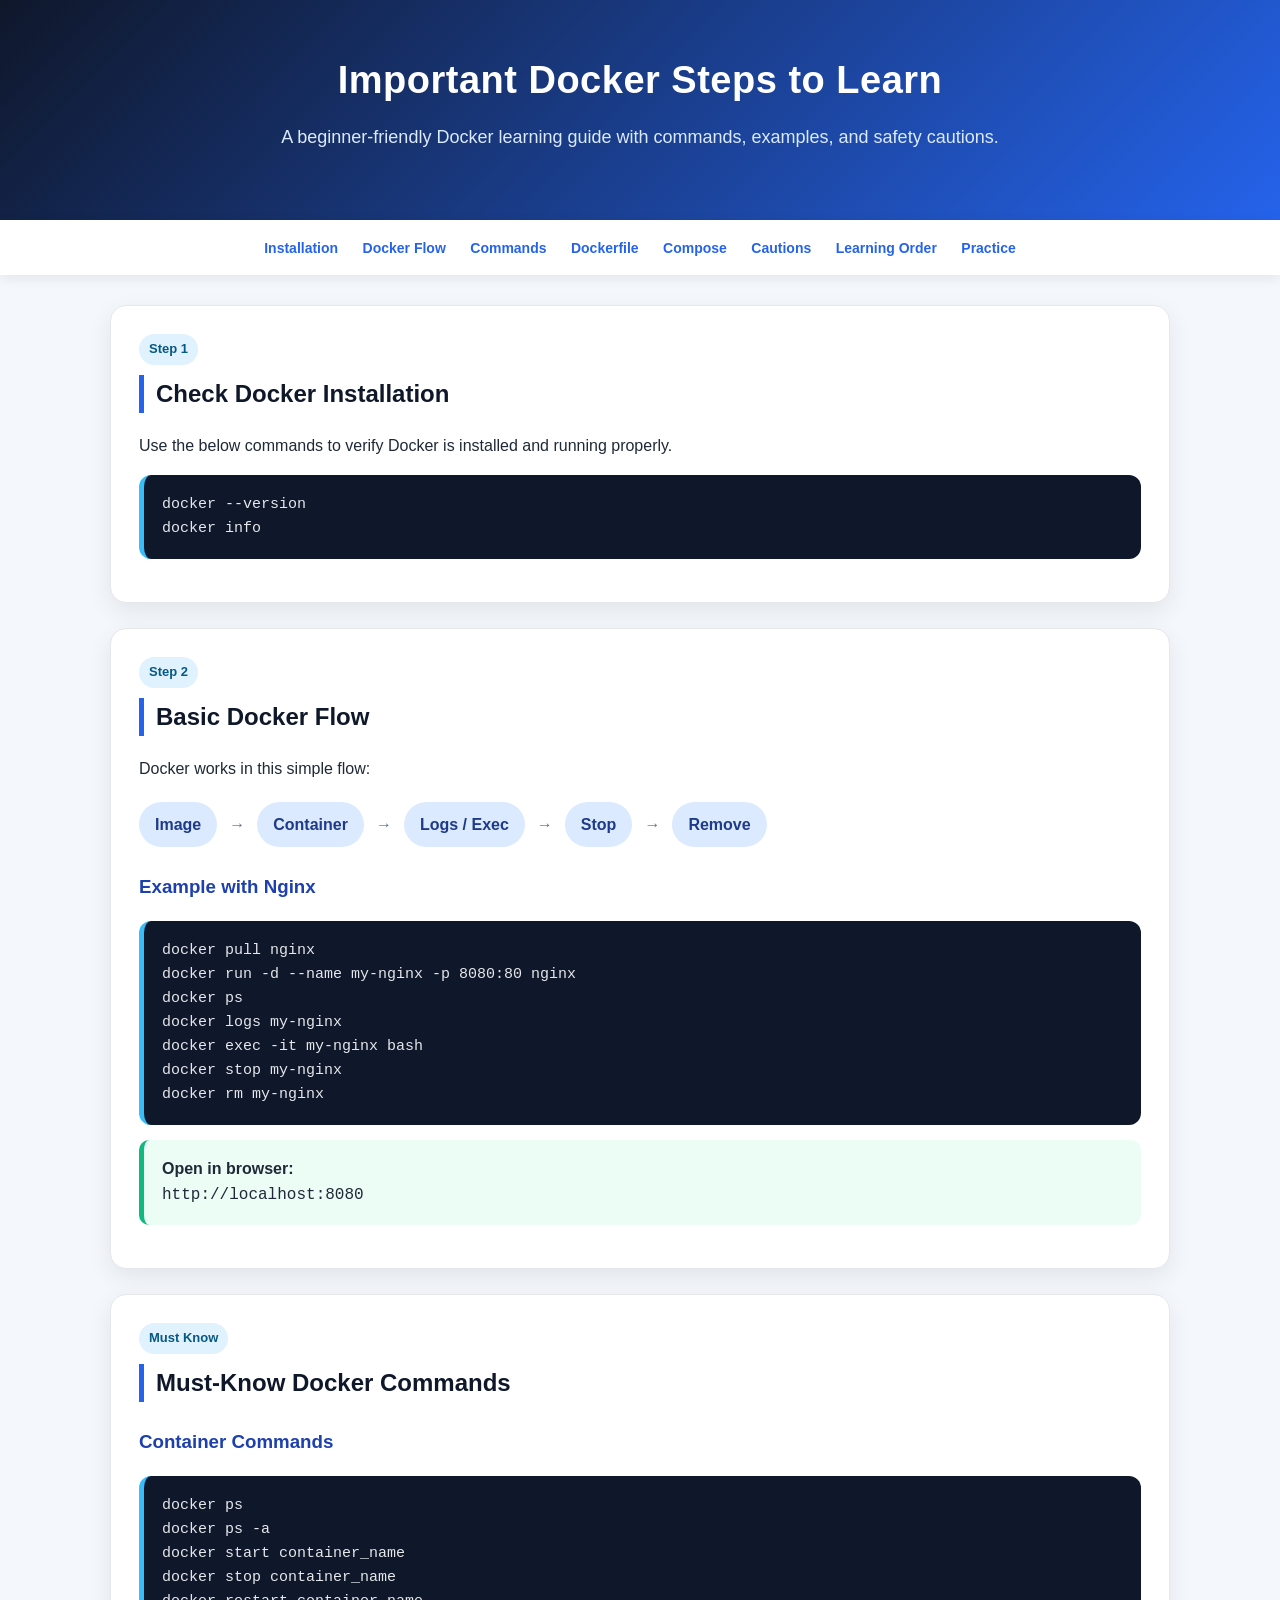
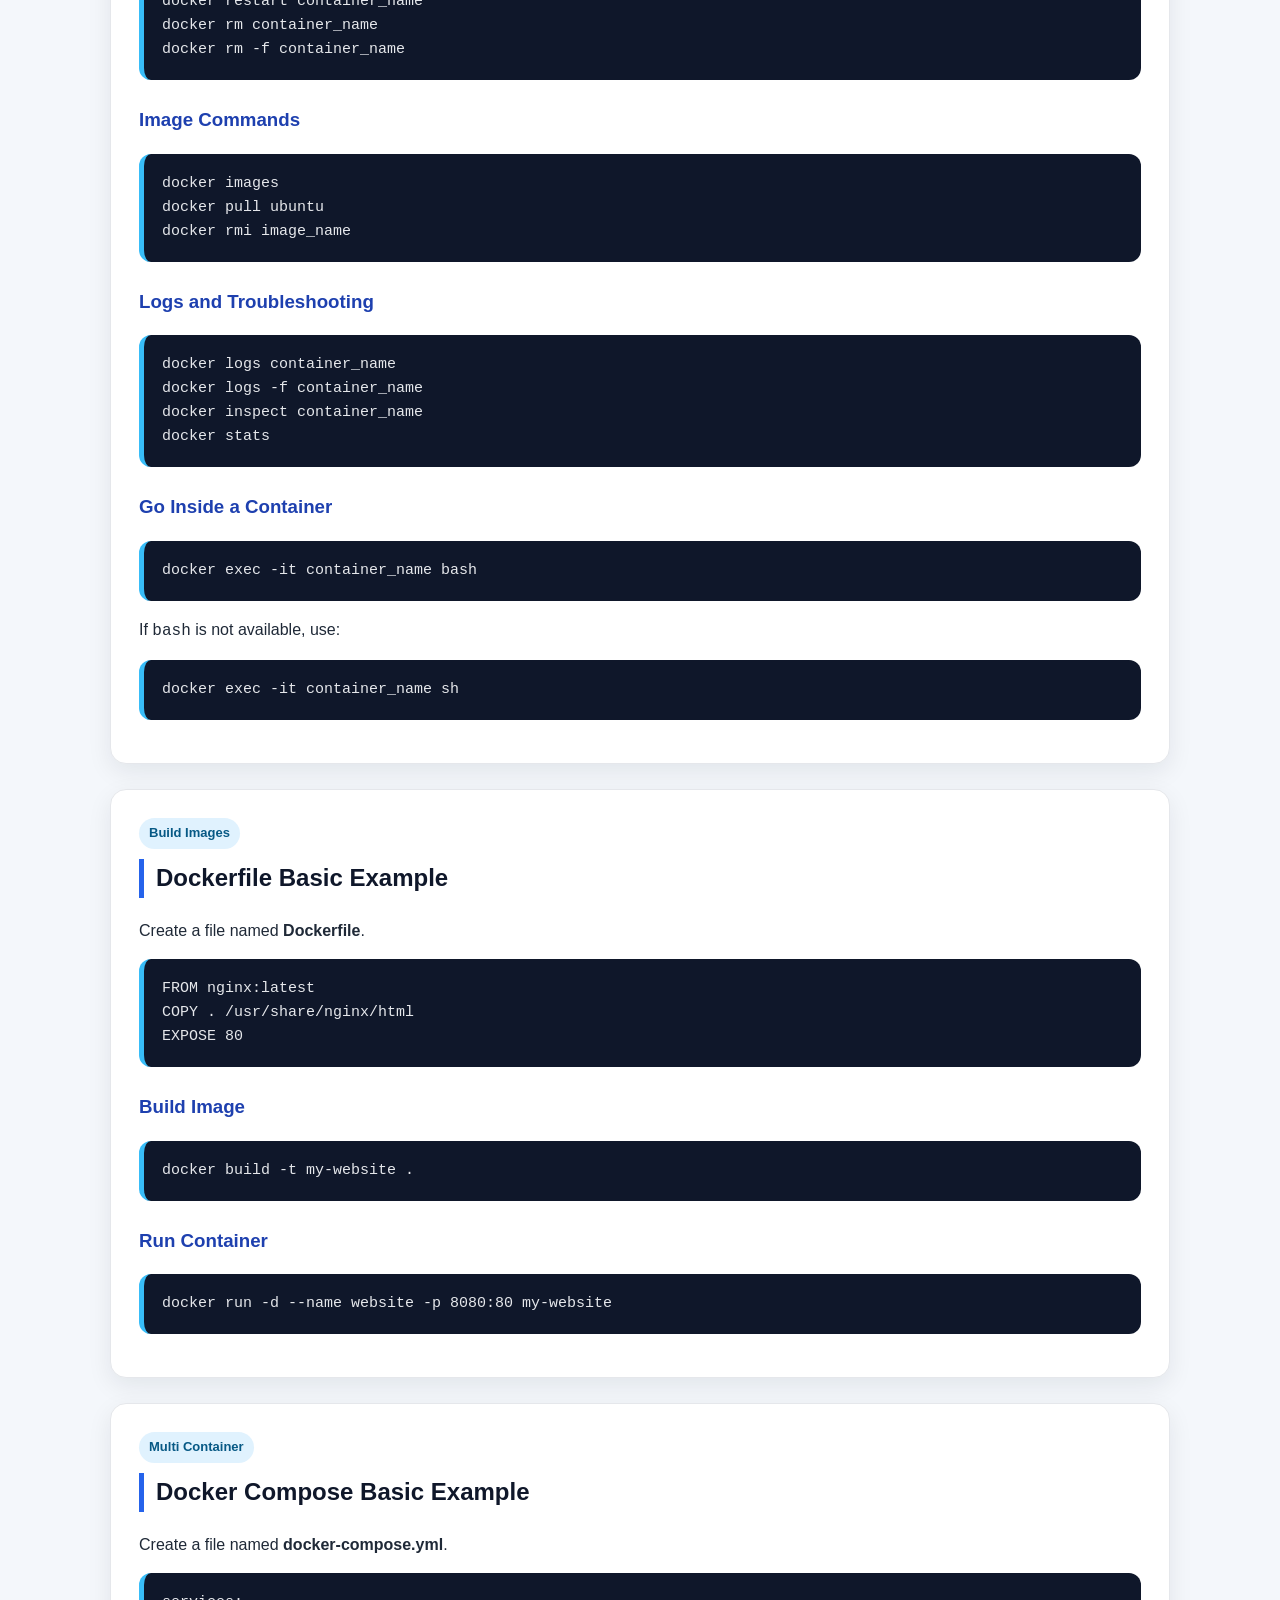
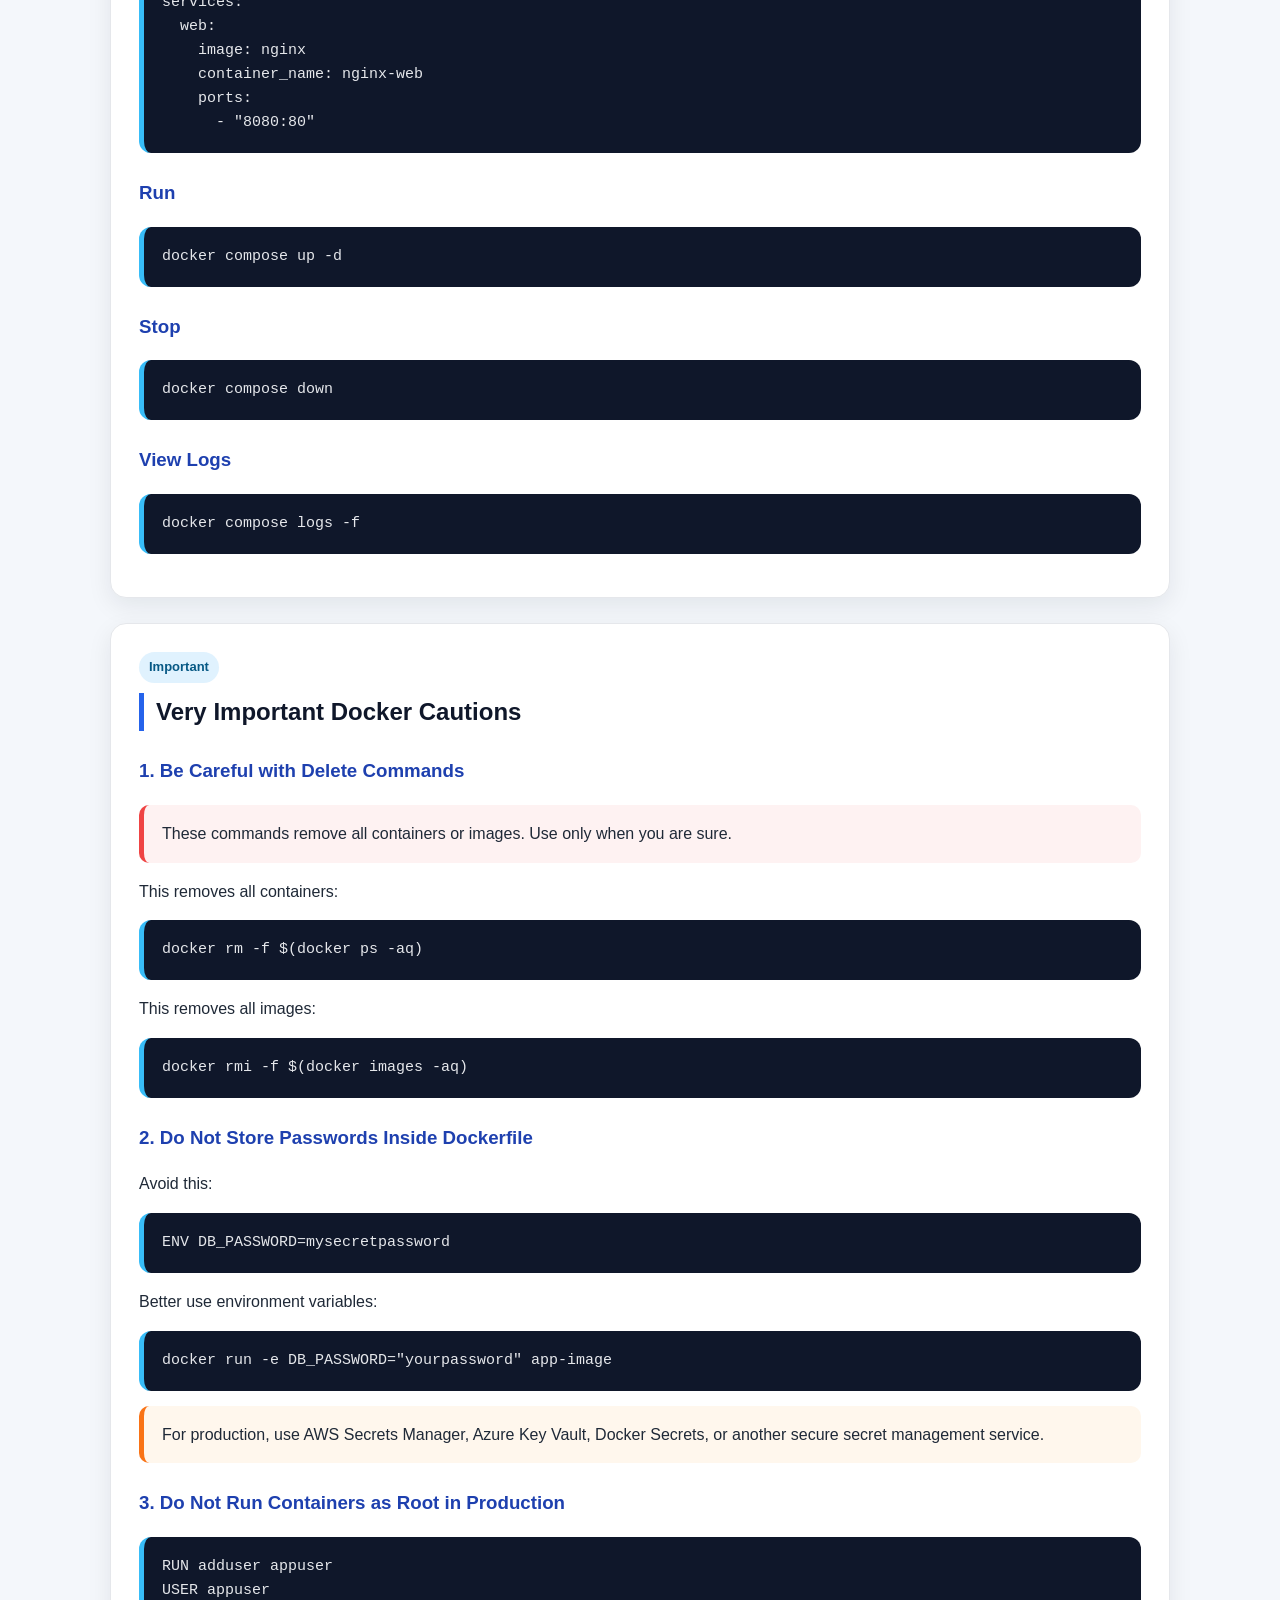
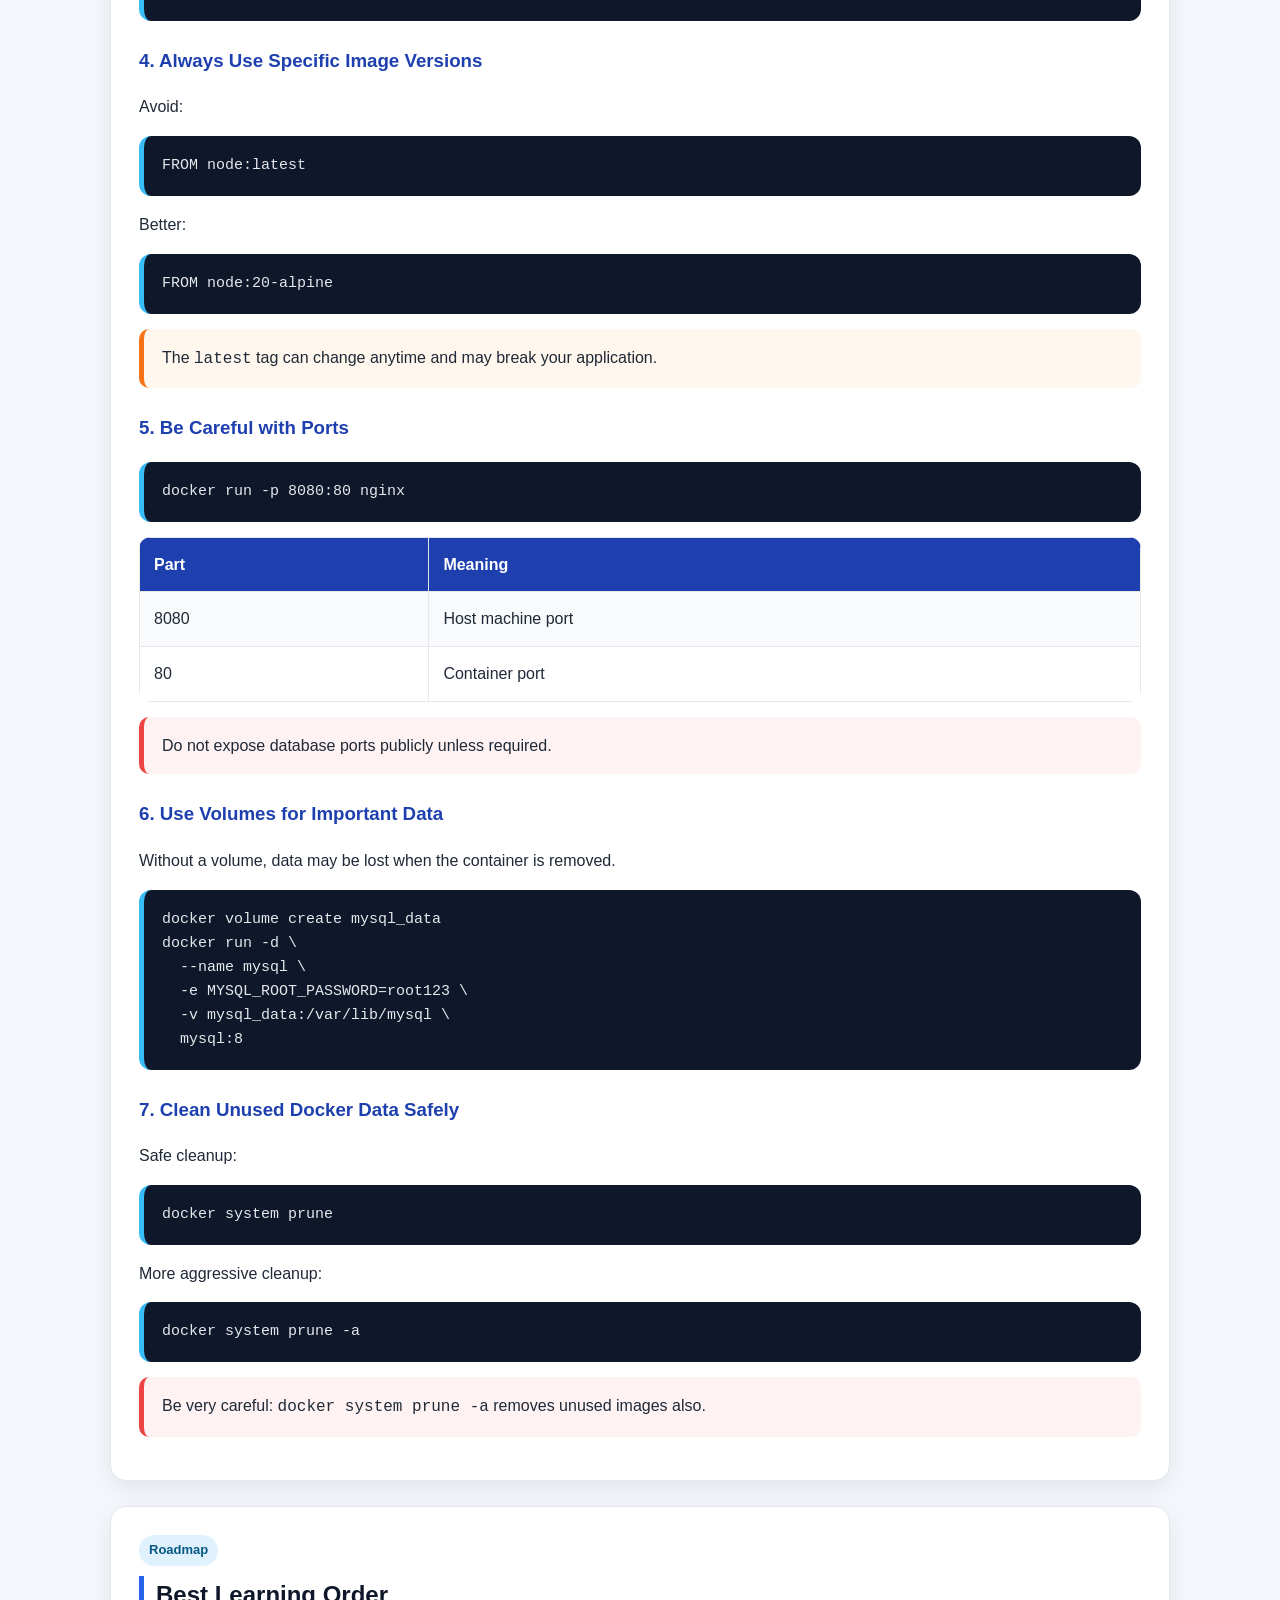
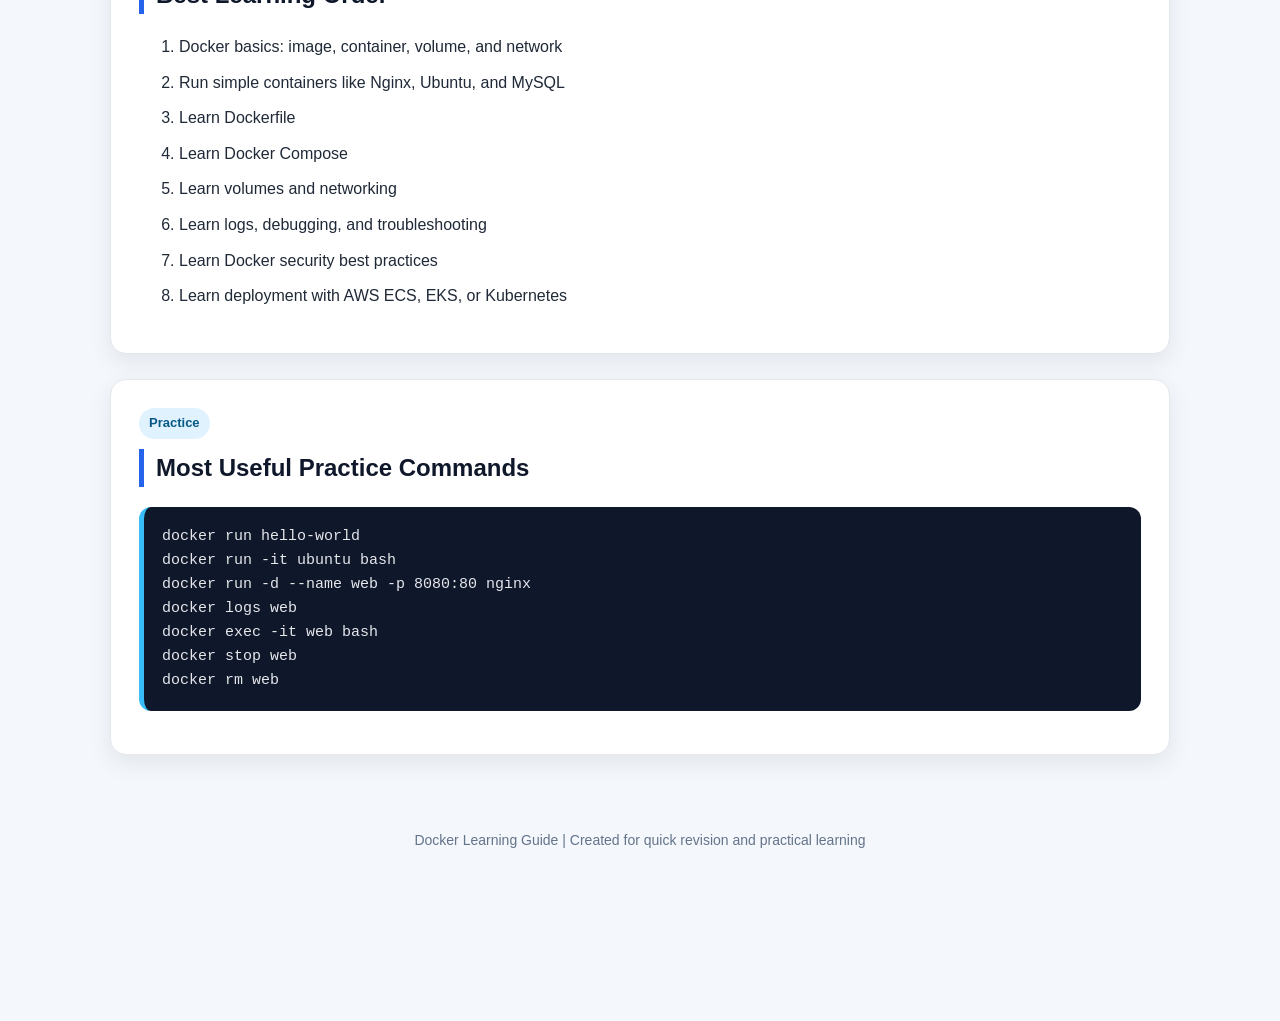
<file: docker_learning_guide.html>
<!DOCTYPE html>
<html lang="en">
<head>
  <meta charset="UTF-8" />
  <meta name="viewport" content="width=device-width, initial-scale=1.0" />
  <title>Important Docker Steps to Learn</title>
  <style>
    * {
      box-sizing: border-box;
      scroll-behavior: smooth;
    }

    body {
      margin: 0;
      font-family: Arial, Helvetica, sans-serif;
      background: #f4f7fb;
      color: #1f2937;
      line-height: 1.6;
    }

    header {
      background: linear-gradient(135deg, #0f172a, #2563eb);
      color: #ffffff;
      padding: 50px 20px;
      text-align: center;
    }

    header h1 {
      margin: 0;
      font-size: 38px;
      letter-spacing: 0.5px;
    }

    header p {
      margin-top: 12px;
      font-size: 18px;
      color: #dbeafe;
    }

    nav {
      background: #ffffff;
      padding: 15px 20px;
      box-shadow: 0 3px 12px rgba(0, 0, 0, 0.08);
      position: sticky;
      top: 0;
      z-index: 100;
      text-align: center;
    }

    nav a {
      color: #2563eb;
      text-decoration: none;
      font-weight: bold;
      margin: 0 10px;
      font-size: 14px;
    }

    nav a:hover {
      text-decoration: underline;
    }

    .container {
      max-width: 1100px;
      margin: 30px auto;
      padding: 0 20px;
    }

    .card {
      background: #ffffff;
      border-radius: 16px;
      padding: 28px;
      margin-bottom: 25px;
      box-shadow: 0 8px 25px rgba(15, 23, 42, 0.08);
      border: 1px solid #e5e7eb;
    }

    h2 {
      color: #0f172a;
      border-left: 5px solid #2563eb;
      padding-left: 12px;
      margin-top: 0;
    }

    h3 {
      color: #1e40af;
      margin-top: 25px;
    }

    .flow {
      display: flex;
      flex-wrap: wrap;
      gap: 12px;
      align-items: center;
      margin: 20px 0;
    }

    .flow span {
      background: #dbeafe;
      color: #1e3a8a;
      padding: 10px 16px;
      border-radius: 999px;
      font-weight: bold;
    }

    .arrow {
      color: #64748b;
      font-weight: bold;
    }

    pre {
      background: #0f172a;
      color: #e5e7eb;
      padding: 18px;
      border-radius: 12px;
      overflow-x: auto;
      font-size: 15px;
      border-left: 5px solid #38bdf8;
    }

    code {
      font-family: Consolas, Monaco, "Courier New", monospace;
    }

    .warning {
      background: #fff7ed;
      border-left: 5px solid #f97316;
      padding: 16px 18px;
      border-radius: 10px;
      margin: 15px 0;
    }

    .success {
      background: #ecfdf5;
      border-left: 5px solid #10b981;
      padding: 16px 18px;
      border-radius: 10px;
      margin: 15px 0;
    }

    .danger {
      background: #fef2f2;
      border-left: 5px solid #ef4444;
      padding: 16px 18px;
      border-radius: 10px;
      margin: 15px 0;
    }

    table {
      width: 100%;
      border-collapse: collapse;
      margin-top: 15px;
      overflow: hidden;
      border-radius: 12px;
    }

    th, td {
      padding: 14px;
      border: 1px solid #e5e7eb;
      text-align: left;
    }

    th {
      background: #1e40af;
      color: #ffffff;
    }

    tr:nth-child(even) {
      background: #f8fafc;
    }

    ol li,
    ul li {
      margin-bottom: 10px;
    }

    .footer {
      text-align: center;
      color: #64748b;
      padding: 30px 20px;
      font-size: 14px;
    }

    .tag {
      display: inline-block;
      background: #e0f2fe;
      color: #075985;
      padding: 5px 10px;
      border-radius: 999px;
      font-size: 13px;
      font-weight: bold;
      margin-bottom: 10px;
    }

    @media (max-width: 768px) {
      header h1 {
        font-size: 28px;
      }

      nav a {
        display: inline-block;
        margin: 6px;
      }

      .card {
        padding: 20px;
      }

      .flow {
        flex-direction: column;
        align-items: flex-start;
      }

      .arrow {
        display: none;
      }
    }
  </style>
</head>

<body>
  <header>
    <h1>Important Docker Steps to Learn</h1>
    <p>A beginner-friendly Docker learning guide with commands, examples, and safety cautions.</p>
  </header>

  <nav>
    <a href="#installation">Installation</a>
    <a href="#flow">Docker Flow</a>
    <a href="#commands">Commands</a>
    <a href="#dockerfile">Dockerfile</a>
    <a href="#compose">Compose</a>
    <a href="#cautions">Cautions</a>
    <a href="#learning">Learning Order</a>
    <a href="#practice">Practice</a>
  </nav>

  <main class="container">

    <section class="card" id="installation">
      <span class="tag">Step 1</span>
      <h2>Check Docker Installation</h2>
      <p>Use the below commands to verify Docker is installed and running properly.</p>
      <pre><code>docker --version
docker info</code></pre>
    </section>

    <section class="card" id="flow">
      <span class="tag">Step 2</span>
      <h2>Basic Docker Flow</h2>
      <p>Docker works in this simple flow:</p>

      <div class="flow">
        <span>Image</span>
        <div class="arrow">→</div>
        <span>Container</span>
        <div class="arrow">→</div>
        <span>Logs / Exec</span>
        <div class="arrow">→</div>
        <span>Stop</span>
        <div class="arrow">→</div>
        <span>Remove</span>
      </div>

      <h3>Example with Nginx</h3>
      <pre><code>docker pull nginx
docker run -d --name my-nginx -p 8080:80 nginx
docker ps
docker logs my-nginx
docker exec -it my-nginx bash
docker stop my-nginx
docker rm my-nginx</code></pre>

      <div class="success">
        <strong>Open in browser:</strong>
        <br />
        <code>http://localhost:8080</code>
      </div>
    </section>

    <section class="card" id="commands">
      <span class="tag">Must Know</span>
      <h2>Must-Know Docker Commands</h2>

      <h3>Container Commands</h3>
      <pre><code>docker ps
docker ps -a
docker start container_name
docker stop container_name
docker restart container_name
docker rm container_name
docker rm -f container_name</code></pre>

      <h3>Image Commands</h3>
      <pre><code>docker images
docker pull ubuntu
docker rmi image_name</code></pre>

      <h3>Logs and Troubleshooting</h3>
      <pre><code>docker logs container_name
docker logs -f container_name
docker inspect container_name
docker stats</code></pre>

      <h3>Go Inside a Container</h3>
      <pre><code>docker exec -it container_name bash</code></pre>

      <p>If <code>bash</code> is not available, use:</p>
      <pre><code>docker exec -it container_name sh</code></pre>
    </section>

    <section class="card" id="dockerfile">
      <span class="tag">Build Images</span>
      <h2>Dockerfile Basic Example</h2>
      <p>Create a file named <strong>Dockerfile</strong>.</p>

      <pre><code>FROM nginx:latest
COPY . /usr/share/nginx/html
EXPOSE 80</code></pre>

      <h3>Build Image</h3>
      <pre><code>docker build -t my-website .</code></pre>

      <h3>Run Container</h3>
      <pre><code>docker run -d --name website -p 8080:80 my-website</code></pre>
    </section>

    <section class="card" id="compose">
      <span class="tag">Multi Container</span>
      <h2>Docker Compose Basic Example</h2>
      <p>Create a file named <strong>docker-compose.yml</strong>.</p>

      <pre><code>services:
  web:
    image: nginx
    container_name: nginx-web
    ports:
      - "8080:80"</code></pre>

      <h3>Run</h3>
      <pre><code>docker compose up -d</code></pre>

      <h3>Stop</h3>
      <pre><code>docker compose down</code></pre>

      <h3>View Logs</h3>
      <pre><code>docker compose logs -f</code></pre>
    </section>

    <section class="card" id="cautions">
      <span class="tag">Important</span>
      <h2>Very Important Docker Cautions</h2>

      <h3>1. Be Careful with Delete Commands</h3>
      <div class="danger">
        These commands remove all containers or images. Use only when you are sure.
      </div>

      <p>This removes all containers:</p>
      <pre><code>docker rm -f $(docker ps -aq)</code></pre>

      <p>This removes all images:</p>
      <pre><code>docker rmi -f $(docker images -aq)</code></pre>

      <h3>2. Do Not Store Passwords Inside Dockerfile</h3>
      <p>Avoid this:</p>
      <pre><code>ENV DB_PASSWORD=mysecretpassword</code></pre>

      <p>Better use environment variables:</p>
      <pre><code>docker run -e DB_PASSWORD="yourpassword" app-image</code></pre>

      <div class="warning">
        For production, use AWS Secrets Manager, Azure Key Vault, Docker Secrets, or another secure secret management service.
      </div>

      <h3>3. Do Not Run Containers as Root in Production</h3>
      <pre><code>RUN adduser appuser
USER appuser</code></pre>

      <h3>4. Always Use Specific Image Versions</h3>
      <p>Avoid:</p>
      <pre><code>FROM node:latest</code></pre>

      <p>Better:</p>
      <pre><code>FROM node:20-alpine</code></pre>

      <div class="warning">
        The <code>latest</code> tag can change anytime and may break your application.
      </div>

      <h3>5. Be Careful with Ports</h3>
      <pre><code>docker run -p 8080:80 nginx</code></pre>

      <table>
        <tr>
          <th>Part</th>
          <th>Meaning</th>
        </tr>
        <tr>
          <td>8080</td>
          <td>Host machine port</td>
        </tr>
        <tr>
          <td>80</td>
          <td>Container port</td>
        </tr>
      </table>

      <div class="danger">
        Do not expose database ports publicly unless required.
      </div>

      <h3>6. Use Volumes for Important Data</h3>
      <p>Without a volume, data may be lost when the container is removed.</p>

      <pre><code>docker volume create mysql_data
docker run -d \
  --name mysql \
  -e MYSQL_ROOT_PASSWORD=root123 \
  -v mysql_data:/var/lib/mysql \
  mysql:8</code></pre>

      <h3>7. Clean Unused Docker Data Safely</h3>
      <p>Safe cleanup:</p>
      <pre><code>docker system prune</code></pre>

      <p>More aggressive cleanup:</p>
      <pre><code>docker system prune -a</code></pre>

      <div class="danger">
        Be very careful: <code>docker system prune -a</code> removes unused images also.
      </div>
    </section>

    <section class="card" id="learning">
      <span class="tag">Roadmap</span>
      <h2>Best Learning Order</h2>
      <ol>
        <li>Docker basics: image, container, volume, and network</li>
        <li>Run simple containers like Nginx, Ubuntu, and MySQL</li>
        <li>Learn Dockerfile</li>
        <li>Learn Docker Compose</li>
        <li>Learn volumes and networking</li>
        <li>Learn logs, debugging, and troubleshooting</li>
        <li>Learn Docker security best practices</li>
        <li>Learn deployment with AWS ECS, EKS, or Kubernetes</li>
      </ol>
    </section>

    <section class="card" id="practice">
      <span class="tag">Practice</span>
      <h2>Most Useful Practice Commands</h2>
      <pre><code>docker run hello-world
docker run -it ubuntu bash
docker run -d --name web -p 8080:80 nginx
docker logs web
docker exec -it web bash
docker stop web
docker rm web</code></pre>
    </section>

  </main>

  <footer class="footer">
    <p>Docker Learning Guide | Created for quick revision and practical learning</p>
  </footer>
</body>
</html>
</file>
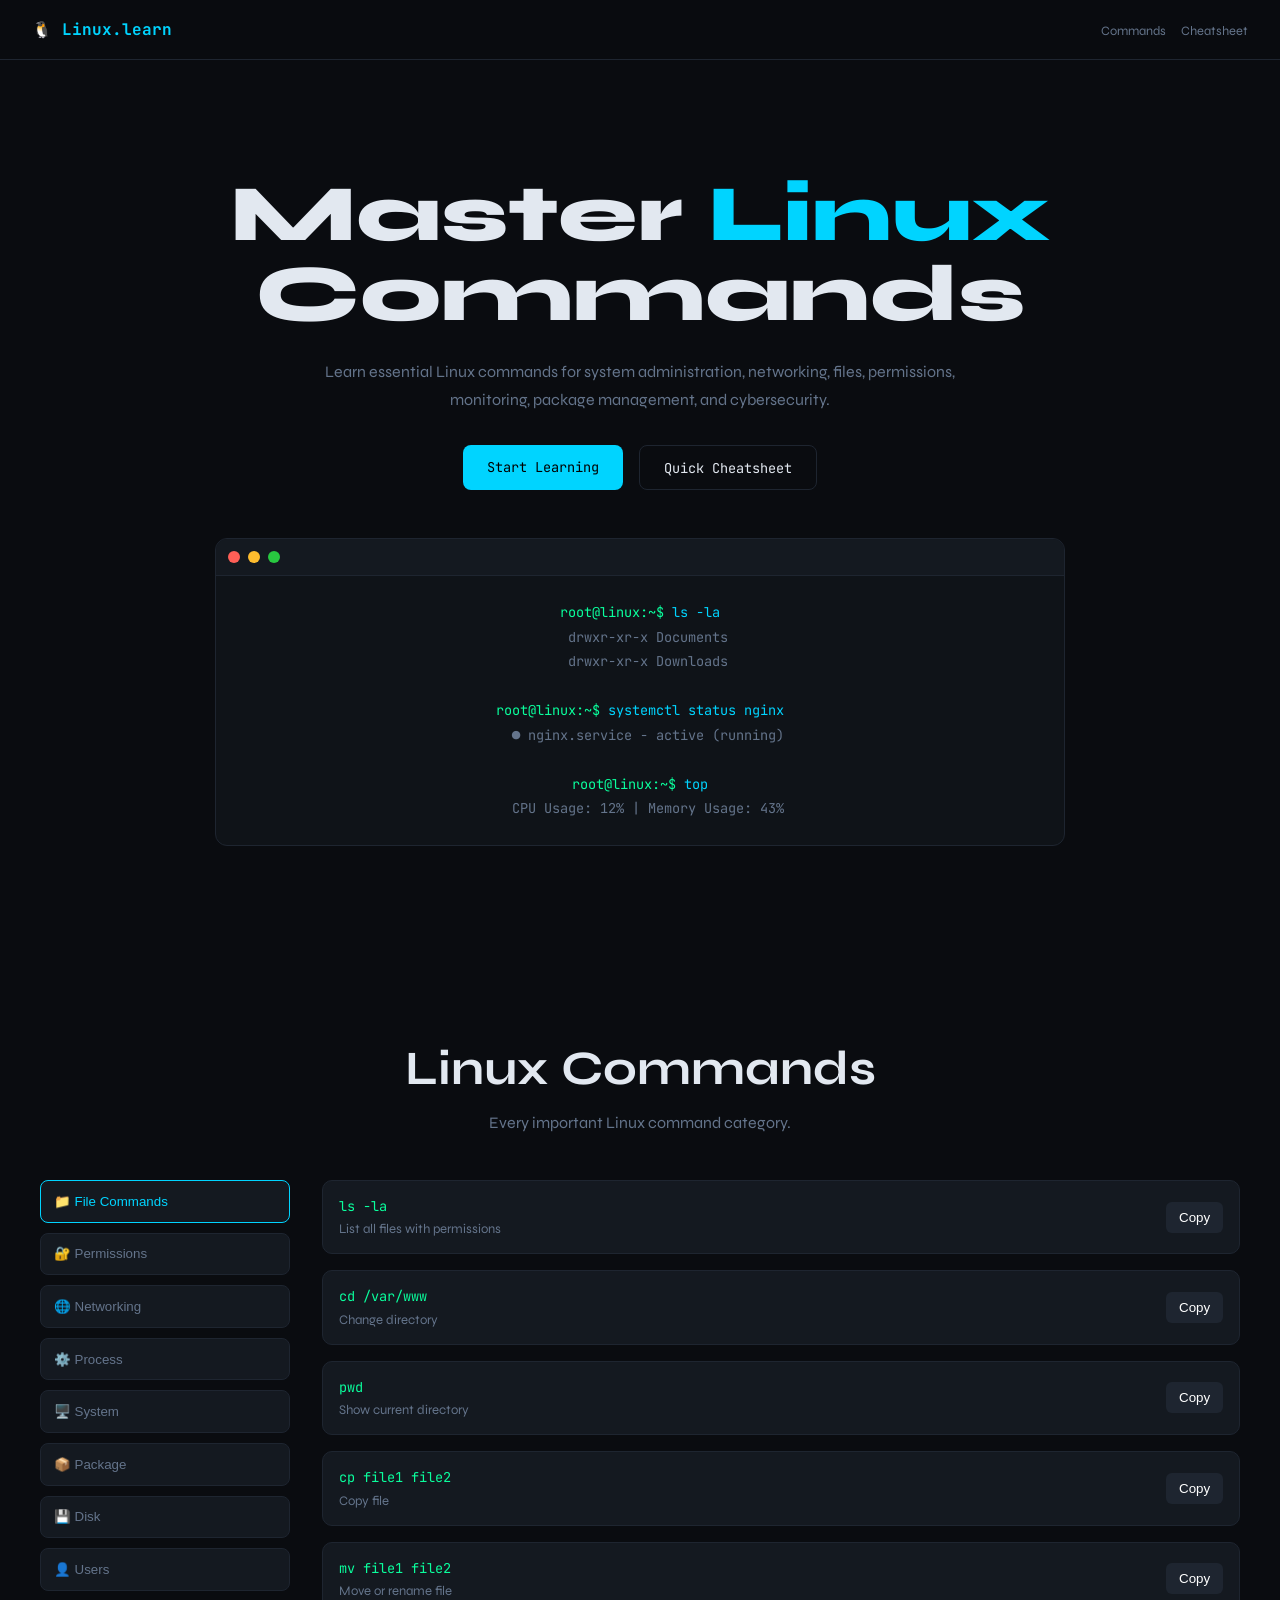
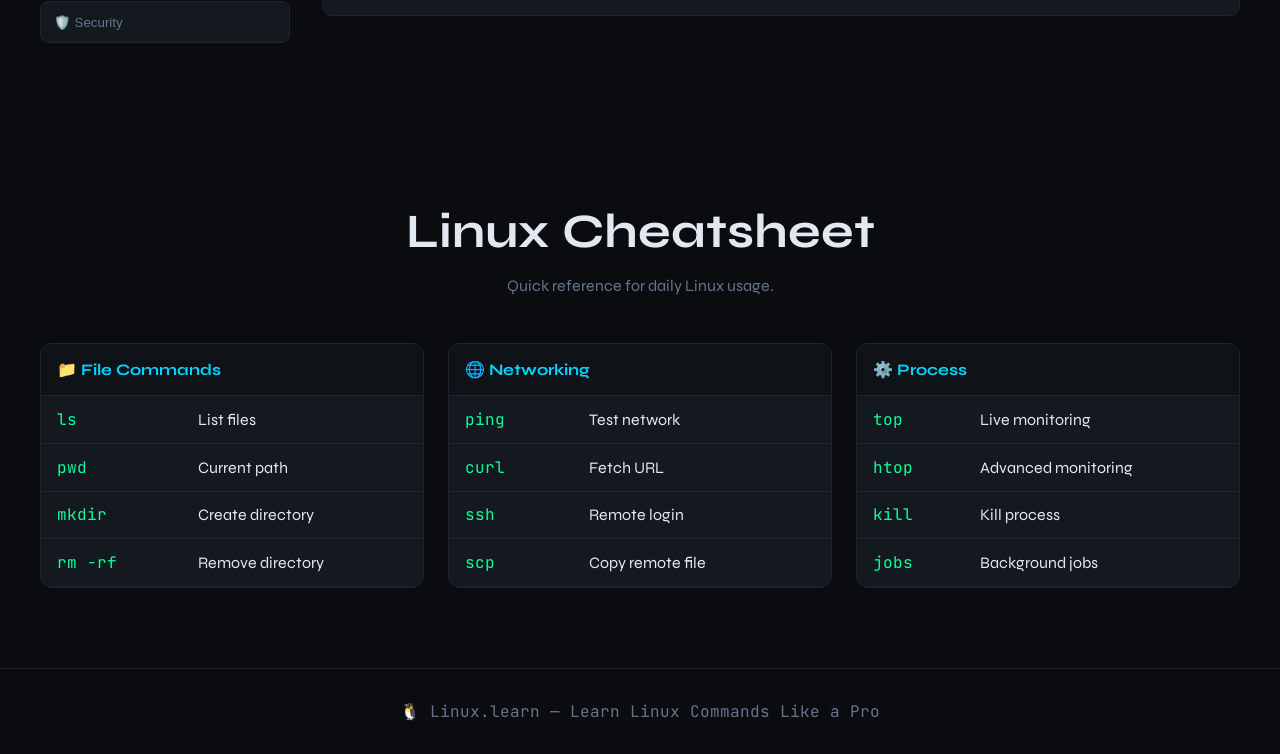
<file: Linux-commands.html>
<!DOCTYPE html>
<html lang="en">
<head>
<meta charset="UTF-8">
<meta name="viewport" content="width=device-width, initial-scale=1.0">
<title>Linux Command Mastery</title>

<link href="https://fonts.googleapis.com/css2?family=JetBrains+Mono:wght@300;400;600;700&family=Syne:wght@400;600;700;800&display=swap" rel="stylesheet">

<style>

:root{
  --bg:#0a0c10;
  --surface:#0f1318;
  --card:#141920;
  --border:#1e2530;
  --accent:#00d4ff;
  --accent2:#0aff9d;
  --accent3:#ff6b35;
  --text:#e2e8f0;
  --muted:#64748b;
}

*{
  margin:0;
  padding:0;
  box-sizing:border-box;
}

body{
  background:var(--bg);
  color:var(--text);
  font-family:'Syne',sans-serif;
  overflow-x:hidden;
}

html{
  scroll-behavior:smooth;
}

/* NAVBAR */

nav{
  position:sticky;
  top:0;
  z-index:100;
  background:rgba(10,12,16,0.92);
  backdrop-filter:blur(12px);
  border-bottom:1px solid var(--border);
  padding:0 2rem;
  height:60px;
  display:flex;
  justify-content:space-between;
  align-items:center;
}

.logo{
  font-family:'JetBrains Mono',monospace;
  color:var(--accent);
  font-weight:700;
  font-size:1rem;
}

.nav-links{
  display:flex;
  list-style:none;
  gap:15px;
}

.nav-links a{
  color:var(--muted);
  text-decoration:none;
  font-size:0.8rem;
  transition:0.2s;
}

.nav-links a:hover{
  color:var(--accent);
}

/* HERO */

.hero{
  min-height:100vh;
  display:flex;
  flex-direction:column;
  align-items:center;
  justify-content:center;
  text-align:center;
  padding:2rem;
}

.hero h1{
  font-size:5rem;
  line-height:1;
  font-weight:800;
}

.hero h1 span{
  color:var(--accent);
}

.hero p{
  color:var(--muted);
  margin-top:1.5rem;
  max-width:650px;
  line-height:1.7;
}

.hero-buttons{
  margin-top:2rem;
  display:flex;
  gap:1rem;
}

.btn{
  padding:0.8rem 1.5rem;
  border-radius:8px;
  text-decoration:none;
  font-family:'JetBrains Mono',monospace;
  font-size:0.85rem;
  transition:0.2s;
}

.btn-primary{
  background:var(--accent);
  color:black;
}

.btn-primary:hover{
  transform:translateY(-2px);
}

.btn-outline{
  border:1px solid var(--border);
  color:var(--text);
}

.btn-outline:hover{
  border-color:var(--accent);
  color:var(--accent);
}

/* TERMINAL */

.terminal{
  width:min(850px,90vw);
  margin-top:3rem;
  background:var(--surface);
  border:1px solid var(--border);
  border-radius:12px;
  overflow:hidden;
}

.term-top{
  background:var(--card);
  padding:12px;
  display:flex;
  gap:8px;
  border-bottom:1px solid var(--border);
}

.dot{
  width:12px;
  height:12px;
  border-radius:50%;
}

.red{background:#ff5f57;}
.yellow{background:#febc2e;}
.green{background:#28c840;}

.term-body{
  padding:1.5rem;
  font-family:'JetBrains Mono',monospace;
  font-size:0.85rem;
  line-height:1.8;
}

.prompt{
  color:var(--accent2);
}

.command{
  color:var(--accent);
}

.output{
  color:var(--muted);
  margin-left:1rem;
}

/* SECTIONS */

section{
  padding:5rem 2rem;
}

.section-header{
  text-align:center;
  margin-bottom:3rem;
}

.section-header h2{
  font-size:3rem;
}

.section-header p{
  color:var(--muted);
  margin-top:1rem;
}

/* COMMAND CATEGORY */

.command-layout{
  max-width:1200px;
  margin:auto;
  display:grid;
  grid-template-columns:250px 1fr;
  gap:2rem;
}

.sidebar{
  display:flex;
  flex-direction:column;
  gap:10px;
  position:sticky;
  top:80px;
}

.sidebar button{
  background:var(--card);
  border:1px solid var(--border);
  color:var(--muted);
  padding:0.8rem;
  border-radius:8px;
  cursor:pointer;
  text-align:left;
  transition:0.2s;
}

.sidebar button:hover,
.sidebar button.active{
  border-color:var(--accent);
  color:var(--accent);
}

.panel{
  display:none;
}

.panel.active{
  display:block;
}

.command-list{
  display:flex;
  flex-direction:column;
  gap:1rem;
}

.command-item{
  background:var(--card);
  border:1px solid var(--border);
  border-radius:10px;
  padding:1rem;
  display:flex;
  justify-content:space-between;
  align-items:center;
}

.command-code{
  font-family:'JetBrains Mono',monospace;
  color:var(--accent2);
  font-size:0.85rem;
}

.command-desc{
  color:var(--muted);
  margin-top:0.4rem;
  font-size:0.82rem;
}

.copy-btn{
  background:var(--border);
  border:none;
  color:white;
  padding:0.5rem 0.8rem;
  border-radius:6px;
  cursor:pointer;
  transition:0.2s;
}

.copy-btn:hover{
  background:var(--accent);
  color:black;
}

/* CHEATSHEET */

.cheatsheet-grid{
  max-width:1200px;
  margin:auto;
  display:grid;
  grid-template-columns:repeat(auto-fit,minmax(320px,1fr));
  gap:1.5rem;
}

.cheat-card{
  background:var(--card);
  border:1px solid var(--border);
  border-radius:12px;
  overflow:hidden;
}

.cheat-head{
  background:var(--surface);
  padding:1rem;
  border-bottom:1px solid var(--border);
  color:var(--accent);
  font-weight:700;
}

.cheat-table{
  width:100%;
  border-collapse:collapse;
}

.cheat-table td{
  padding:0.8rem 1rem;
  border-bottom:1px solid var(--border);
}

.cheat-table td:first-child{
  color:var(--accent2);
  font-family:'JetBrains Mono',monospace;
}

/* FOOTER */

footer{
  border-top:1px solid var(--border);
  padding:2rem;
  text-align:center;
  color:var(--muted);
  font-family:'JetBrains Mono',monospace;
}

/* MOBILE */

@media(max-width:900px){

  .command-layout{
    grid-template-columns:1fr;
  }

  .sidebar{
    position:static;
    flex-direction:row;
    flex-wrap:wrap;
  }

  .hero h1{
    font-size:3rem;
  }

  .nav-links{
    display:none;
  }
}

</style>
</head>

<body>

<!-- NAVBAR -->

<nav>
  <div class="logo">🐧 Linux.learn</div>

  <ul class="nav-links">
    <li><a href="#commands">Commands</a></li>
    <li><a href="#cheatsheet">Cheatsheet</a></li>
  </ul>
</nav>

<!-- HERO -->

<section class="hero">

  <h1>Master <span>Linux</span><br>Commands</h1>

  <p>
    Learn essential Linux commands for system administration, networking,
    files, permissions, monitoring, package management, and cybersecurity.
  </p>

  <div class="hero-buttons">
    <a href="#commands" class="btn btn-primary">Start Learning</a>
    <a href="#cheatsheet" class="btn btn-outline">Quick Cheatsheet</a>
  </div>

  <div class="terminal">
    <div class="term-top">
      <div class="dot red"></div>
      <div class="dot yellow"></div>
      <div class="dot green"></div>
    </div>

    <div class="term-body">
      <div><span class="prompt">root@linux:~$</span> <span class="command">ls -la</span></div>
      <div class="output">drwxr-xr-x Documents</div>
      <div class="output">drwxr-xr-x Downloads</div>

      <br>

      <div><span class="prompt">root@linux:~$</span> <span class="command">systemctl status nginx</span></div>
      <div class="output">● nginx.service - active (running)</div>

      <br>

      <div><span class="prompt">root@linux:~$</span> <span class="command">top</span></div>
      <div class="output">CPU Usage: 12% | Memory Usage: 43%</div>
    </div>
  </div>

</section>

<!-- COMMANDS -->

<section id="commands">

  <div class="section-header">
    <h2>Linux Commands</h2>
    <p>Every important Linux command category.</p>
  </div>

  <div class="command-layout">

    <!-- SIDEBAR -->

    <div class="sidebar">

      <button class="active" onclick="showPanel('files',this)">📁 File Commands</button>

      <button onclick="showPanel('permissions',this)">🔐 Permissions</button>

      <button onclick="showPanel('network',this)">🌐 Networking</button>

      <button onclick="showPanel('process',this)">⚙️ Process</button>

      <button onclick="showPanel('system',this)">🖥️ System</button>

      <button onclick="showPanel('package',this)">📦 Package</button>

      <button onclick="showPanel('disk',this)">💾 Disk</button>

      <button onclick="showPanel('users',this)">👤 Users</button>

      <button onclick="showPanel('security',this)">🛡️ Security</button>

    </div>

    <!-- PANELS -->

    <div>

      <!-- FILE COMMANDS -->

      <div class="panel active" id="files">

        <div class="command-list">

          <div class="command-item">
            <div>
              <div class="command-code">ls -la</div>
              <div class="command-desc">List all files with permissions</div>
            </div>
            <button class="copy-btn" onclick="copyCommand('ls -la')">Copy</button>
          </div>

          <div class="command-item">
            <div>
              <div class="command-code">cd /var/www</div>
              <div class="command-desc">Change directory</div>
            </div>
            <button class="copy-btn" onclick="copyCommand('cd /var/www')">Copy</button>
          </div>

          <div class="command-item">
            <div>
              <div class="command-code">pwd</div>
              <div class="command-desc">Show current directory</div>
            </div>
            <button class="copy-btn" onclick="copyCommand('pwd')">Copy</button>
          </div>

          <div class="command-item">
            <div>
              <div class="command-code">cp file1 file2</div>
              <div class="command-desc">Copy file</div>
            </div>
            <button class="copy-btn" onclick="copyCommand('cp file1 file2')">Copy</button>
          </div>

          <div class="command-item">
            <div>
              <div class="command-code">mv file1 file2</div>
              <div class="command-desc">Move or rename file</div>
            </div>
            <button class="copy-btn" onclick="copyCommand('mv file1 file2')">Copy</button>
          </div>

        </div>

      </div>

      <!-- PERMISSIONS -->

      <div class="panel" id="permissions">

        <div class="command-list">

          <div class="command-item">
            <div>
              <div class="command-code">chmod 755 file</div>
              <div class="command-desc">Change permissions</div>
            </div>
            <button class="copy-btn" onclick="copyCommand('chmod 755 file')">Copy</button>
          </div>

          <div class="command-item">
            <div>
              <div class="command-code">chown user:user file</div>
              <div class="command-desc">Change ownership</div>
            </div>
            <button class="copy-btn" onclick="copyCommand('chown user:user file')">Copy</button>
          </div>

          <div class="command-item">
            <div>
              <div class="command-code">umask</div>
              <div class="command-desc">Default permissions</div>
            </div>
            <button class="copy-btn" onclick="copyCommand('umask')">Copy</button>
          </div>

        </div>

      </div>

      <!-- NETWORK -->

      <div class="panel" id="network">

        <div class="command-list">

          <div class="command-item">
            <div>
              <div class="command-code">ping google.com</div>
              <div class="command-desc">Check connectivity</div>
            </div>
            <button class="copy-btn" onclick="copyCommand('ping google.com')">Copy</button>
          </div>

          <div class="command-item">
            <div>
              <div class="command-code">ifconfig</div>
              <div class="command-desc">Show IP configuration</div>
            </div>
            <button class="copy-btn" onclick="copyCommand('ifconfig')">Copy</button>
          </div>

          <div class="command-item">
            <div>
              <div class="command-code">netstat -tulnp</div>
              <div class="command-desc">Show listening ports</div>
            </div>
            <button class="copy-btn" onclick="copyCommand('netstat -tulnp')">Copy</button>
          </div>

        </div>

      </div>

      <!-- PROCESS -->

      <div class="panel" id="process">

        <div class="command-list">

          <div class="command-item">
            <div>
              <div class="command-code">top</div>
              <div class="command-desc">Real-time process monitoring</div>
            </div>
            <button class="copy-btn" onclick="copyCommand('top')">Copy</button>
          </div>

          <div class="command-item">
            <div>
              <div class="command-code">ps aux</div>
              <div class="command-desc">List running processes</div>
            </div>
            <button class="copy-btn" onclick="copyCommand('ps aux')">Copy</button>
          </div>

          <div class="command-item">
            <div>
              <div class="command-code">kill -9 PID</div>
              <div class="command-desc">Kill process</div>
            </div>
            <button class="copy-btn" onclick="copyCommand('kill -9 PID')">Copy</button>
          </div>

        </div>

      </div>

      <!-- SYSTEM -->

      <div class="panel" id="system">

        <div class="command-list">

          <div class="command-item">
            <div>
              <div class="command-code">uname -a</div>
              <div class="command-desc">System information</div>
            </div>
            <button class="copy-btn" onclick="copyCommand('uname -a')">Copy</button>
          </div>

          <div class="command-item">
            <div>
              <div class="command-code">uptime</div>
              <div class="command-desc">System uptime</div>
            </div>
            <button class="copy-btn" onclick="copyCommand('uptime')">Copy</button>
          </div>

          <div class="command-item">
            <div>
              <div class="command-code">systemctl status nginx</div>
              <div class="command-desc">Service status</div>
            </div>
            <button class="copy-btn" onclick="copyCommand('systemctl status nginx')">Copy</button>
          </div>

        </div>

      </div>

      <!-- PACKAGE -->

      <div class="panel" id="package">

        <div class="command-list">

          <div class="command-item">
            <div>
              <div class="command-code">apt update</div>
              <div class="command-desc">Update packages</div>
            </div>
            <button class="copy-btn" onclick="copyCommand('apt update')">Copy</button>
          </div>

          <div class="command-item">
            <div>
              <div class="command-code">apt install nginx</div>
              <div class="command-desc">Install package</div>
            </div>
            <button class="copy-btn" onclick="copyCommand('apt install nginx')">Copy</button>
          </div>

          <div class="command-item">
            <div>
              <div class="command-code">yum install httpd</div>
              <div class="command-desc">Install package using yum</div>
            </div>
            <button class="copy-btn" onclick="copyCommand('yum install httpd')">Copy</button>
          </div>

        </div>

      </div>

      <!-- DISK -->

      <div class="panel" id="disk">

        <div class="command-list">

          <div class="command-item">
            <div>
              <div class="command-code">df -h</div>
              <div class="command-desc">Disk usage</div>
            </div>
            <button class="copy-btn" onclick="copyCommand('df -h')">Copy</button>
          </div>

          <div class="command-item">
            <div>
              <div class="command-code">du -sh *</div>
              <div class="command-desc">Folder sizes</div>
            </div>
            <button class="copy-btn" onclick="copyCommand('du -sh *')">Copy</button>
          </div>

        </div>

      </div>

      <!-- USERS -->

      <div class="panel" id="users">

        <div class="command-list">

          <div class="command-item">
            <div>
              <div class="command-code">useradd test</div>
              <div class="command-desc">Add user</div>
            </div>
            <button class="copy-btn" onclick="copyCommand('useradd test')">Copy</button>
          </div>

          <div class="command-item">
            <div>
              <div class="command-code">passwd test</div>
              <div class="command-desc">Set password</div>
            </div>
            <button class="copy-btn" onclick="copyCommand('passwd test')">Copy</button>
          </div>

        </div>

      </div>

      <!-- SECURITY -->

      <div class="panel" id="security">

        <div class="command-list">

          <div class="command-item">
            <div>
              <div class="command-code">ufw status</div>
              <div class="command-desc">Firewall status</div>
            </div>
            <button class="copy-btn" onclick="copyCommand('ufw status')">Copy</button>
          </div>

          <div class="command-item">
            <div>
              <div class="command-code">iptables -L</div>
              <div class="command-desc">View firewall rules</div>
            </div>
            <button class="copy-btn" onclick="copyCommand('iptables -L')">Copy</button>
          </div>

          <div class="command-item">
            <div>
              <div class="command-code">fail2ban-client status</div>
              <div class="command-desc">Fail2Ban status</div>
            </div>
            <button class="copy-btn" onclick="copyCommand('fail2ban-client status')">Copy</button>
          </div>

        </div>

      </div>

    </div>

  </div>

</section>

<!-- CHEATSHEET -->

<section id="cheatsheet">

  <div class="section-header">
    <h2>Linux Cheatsheet</h2>
    <p>Quick reference for daily Linux usage.</p>
  </div>

  <div class="cheatsheet-grid">

    <div class="cheat-card">
      <div class="cheat-head">📁 File Commands</div>

      <table class="cheat-table">
        <tr><td>ls</td><td>List files</td></tr>
        <tr><td>pwd</td><td>Current path</td></tr>
        <tr><td>mkdir</td><td>Create directory</td></tr>
        <tr><td>rm -rf</td><td>Remove directory</td></tr>
      </table>
    </div>

    <div class="cheat-card">
      <div class="cheat-head">🌐 Networking</div>

      <table class="cheat-table">
        <tr><td>ping</td><td>Test network</td></tr>
        <tr><td>curl</td><td>Fetch URL</td></tr>
        <tr><td>ssh</td><td>Remote login</td></tr>
        <tr><td>scp</td><td>Copy remote file</td></tr>
      </table>
    </div>

    <div class="cheat-card">
      <div class="cheat-head">⚙️ Process</div>

      <table class="cheat-table">
        <tr><td>top</td><td>Live monitoring</td></tr>
        <tr><td>htop</td><td>Advanced monitoring</td></tr>
        <tr><td>kill</td><td>Kill process</td></tr>
        <tr><td>jobs</td><td>Background jobs</td></tr>
      </table>
    </div>

  </div>

</section>

<footer>
  🐧 Linux.learn — Learn Linux Commands Like a Pro
</footer>

<script>

function showPanel(id,btn){

  document.querySelectorAll('.panel').forEach(panel=>{
    panel.classList.remove('active');
  });

  document.querySelectorAll('.sidebar button').forEach(button=>{
    button.classList.remove('active');
  });

  document.getElementById(id).classList.add('active');

  btn.classList.add('active');
}

function copyCommand(cmd){

  navigator.clipboard.writeText(cmd);

  alert("Copied: " + cmd);
}

</script>

</body>
</html>
</file>
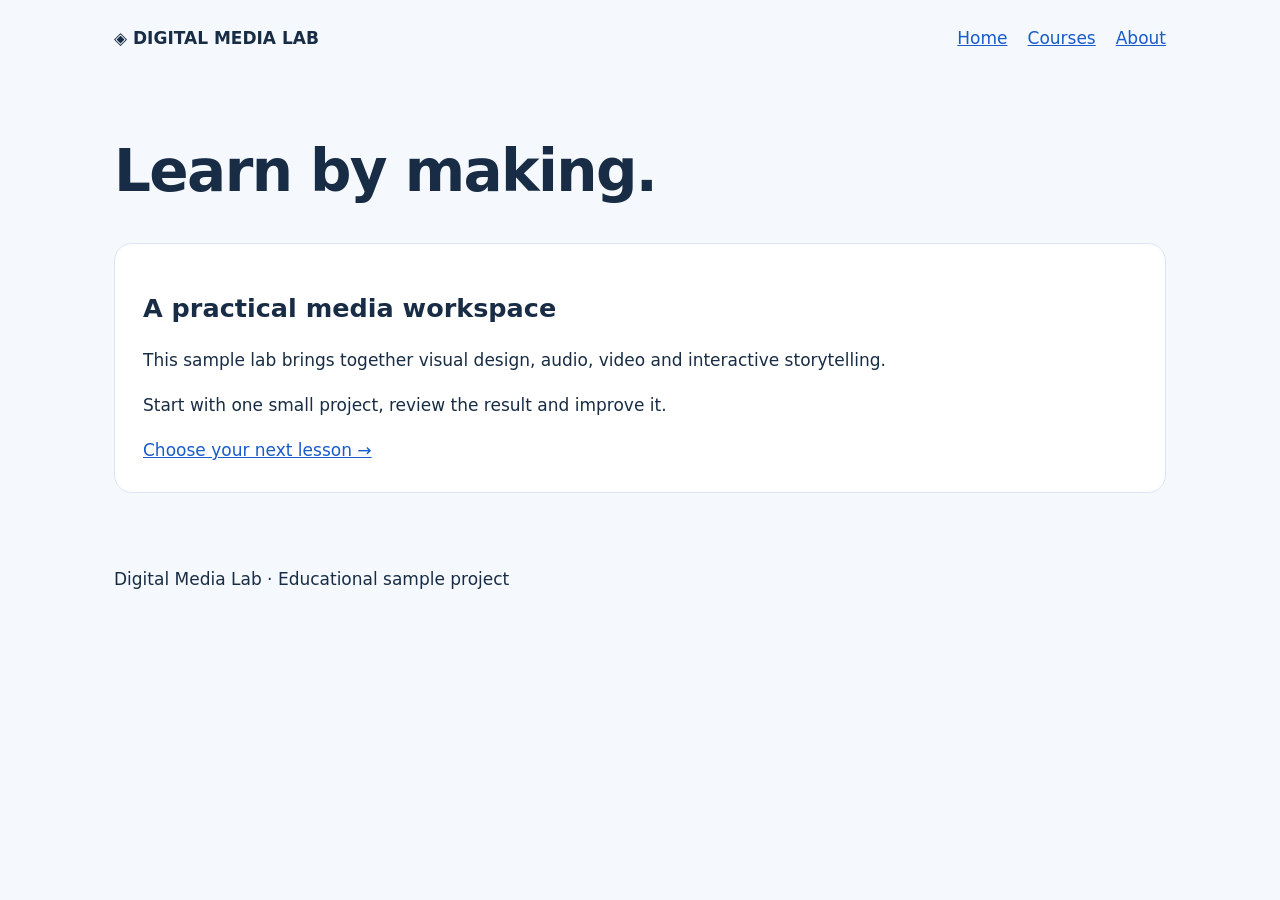
<file: 07_Homepage_Design/about.html>
<!doctype html><html lang="en"><meta charset="utf-8"><meta name="viewport" content="width=device-width,initial-scale=1"><title>About the lab</title><style>[hidden]{display:none!important}*{box-sizing:border-box}body{margin:0;font:17px/1.65 system-ui,sans-serif;color:#182d45;background:#f5f8fc}header,main,footer{max-width:1100px;margin:auto;padding:24px}header{display:flex;align-items:center;justify-content:space-between;gap:20px}nav{display:flex;gap:20px;flex-wrap:wrap}a{color:#185bca}h1{font-size:clamp(32px,5vw,58px);line-height:1.12;letter-spacing:-1.6px}h2{line-height:1.25}section,article{margin:24px 0;padding:28px;background:white;border:1px solid #dbe5f1;border-radius:18px}.hero{background:#e7f1ff;padding:40px}.grid{display:grid;grid-template-columns:repeat(3,1fr);gap:18px}.grid article{margin:0}button,.button{display:inline-block;border:0;background:#2163dc;color:white;border-radius:8px;padding:12px 20px;cursor:pointer;font:inherit;text-decoration:none}input{padding:13px;border:1px solid #8a9fb8;border-radius:8px;font:inherit;max-width:100%}table{width:100%;border-collapse:collapse}td,th{text-align:left;padding:12px;border-bottom:1px solid #dbe5f1}img,video{max-width:100%;height:auto}small{color:#587086}button:focus-visible,a:focus-visible,input:focus-visible{outline:3px solid #ed9b1c;outline-offset:3px}@media(max-width:700px){header{align-items:flex-start;flex-direction:column}.grid{grid-template-columns:1fr}.hero,section,article{padding:20px}main{padding:16px}h1{letter-spacing:-.8px}}</style><header><strong>◈ DIGITAL MEDIA LAB</strong><nav><a href="index.html">Home</a><a href="courses.html">Courses</a><a href="about.html">About</a></nav></header><main><h1>Learn by making.</h1><section><h2>A practical media workspace</h2><p>This sample lab brings together visual design, audio, video and interactive storytelling.</p><p>Start with one small project, review the result and improve it.</p><a href="courses.html">Choose your next lesson →</a></section></main><footer>Digital Media Lab · Educational sample project</footer><script></script></html>
</file>
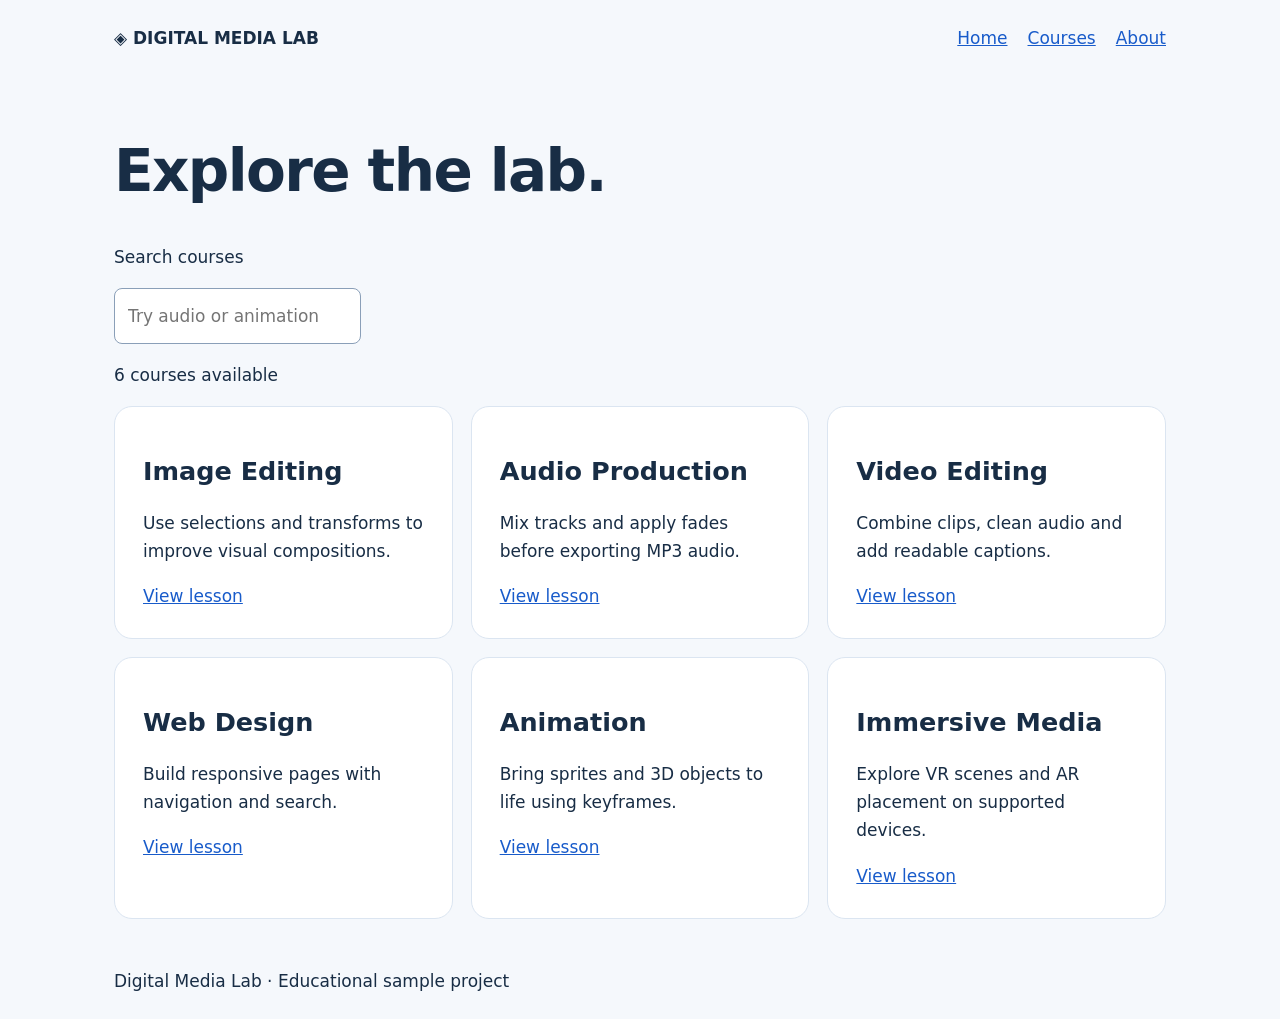
<file: 07_Homepage_Design/courses.html>
<!doctype html><html lang="en"><meta charset="utf-8"><meta name="viewport" content="width=device-width,initial-scale=1"><title>Course catalogue</title><style>[hidden]{display:none!important}*{box-sizing:border-box}body{margin:0;font:17px/1.65 system-ui,sans-serif;color:#182d45;background:#f5f8fc}header,main,footer{max-width:1100px;margin:auto;padding:24px}header{display:flex;align-items:center;justify-content:space-between;gap:20px}nav{display:flex;gap:20px;flex-wrap:wrap}a{color:#185bca}h1{font-size:clamp(32px,5vw,58px);line-height:1.12;letter-spacing:-1.6px}h2{line-height:1.25}section,article{margin:24px 0;padding:28px;background:white;border:1px solid #dbe5f1;border-radius:18px}.hero{background:#e7f1ff;padding:40px}.grid{display:grid;grid-template-columns:repeat(3,1fr);gap:18px}.grid article{margin:0}button,.button{display:inline-block;border:0;background:#2163dc;color:white;border-radius:8px;padding:12px 20px;cursor:pointer;font:inherit;text-decoration:none}input{padding:13px;border:1px solid #8a9fb8;border-radius:8px;font:inherit;max-width:100%}table{width:100%;border-collapse:collapse}td,th{text-align:left;padding:12px;border-bottom:1px solid #dbe5f1}img,video{max-width:100%;height:auto}small{color:#587086}button:focus-visible,a:focus-visible,input:focus-visible{outline:3px solid #ed9b1c;outline-offset:3px}@media(max-width:700px){header{align-items:flex-start;flex-direction:column}.grid{grid-template-columns:1fr}.hero,section,article{padding:20px}main{padding:16px}h1{letter-spacing:-.8px}}</style><header><strong>◈ DIGITAL MEDIA LAB</strong><nav><a href="index.html">Home</a><a href="courses.html">Courses</a><a href="about.html">About</a></nav></header><main><h1>Explore the lab.</h1><label for="search">Search courses</label><p><input id="search" type="search" placeholder="Try audio or animation"></p><p id="status" aria-live="polite">6 courses available</p><div class="grid"><article data-search="image editing use selections and transforms to improve visual compositions."><h2>Image Editing</h2><p>Use selections and transforms to improve visual compositions.</p><a href="lesson.html?topic=image">View lesson</a></article><article data-search="audio production mix tracks and apply fades before exporting mp3 audio."><h2>Audio Production</h2><p>Mix tracks and apply fades before exporting MP3 audio.</p><a href="lesson.html?topic=audio">View lesson</a></article><article data-search="video editing combine clips, clean audio and add readable captions."><h2>Video Editing</h2><p>Combine clips, clean audio and add readable captions.</p><a href="lesson.html?topic=video">View lesson</a></article><article data-search="web design build responsive pages with navigation and search."><h2>Web Design</h2><p>Build responsive pages with navigation and search.</p><a href="lesson.html?topic=web">View lesson</a></article><article data-search="animation bring sprites and 3d objects to life using keyframes."><h2>Animation</h2><p>Bring sprites and 3D objects to life using keyframes.</p><a href="lesson.html?topic=animation">View lesson</a></article><article data-search="immersive media explore vr scenes and ar placement on supported devices."><h2>Immersive Media</h2><p>Explore VR scenes and AR placement on supported devices.</p><a href="lesson.html?topic=vr">View lesson</a></article></div></main><footer>Digital Media Lab · Educational sample project</footer><script>const items=[...document.querySelectorAll('[data-search]')];document.querySelector('#search').addEventListener('input',e=>{let n=0;items.forEach(x=>{x.hidden=!x.dataset.search.includes(e.target.value.trim().toLowerCase());if(!x.hidden)n++});document.querySelector('#status').textContent=n?n+' courses found':'No courses found. Try another word.'})</script></html>
</file>
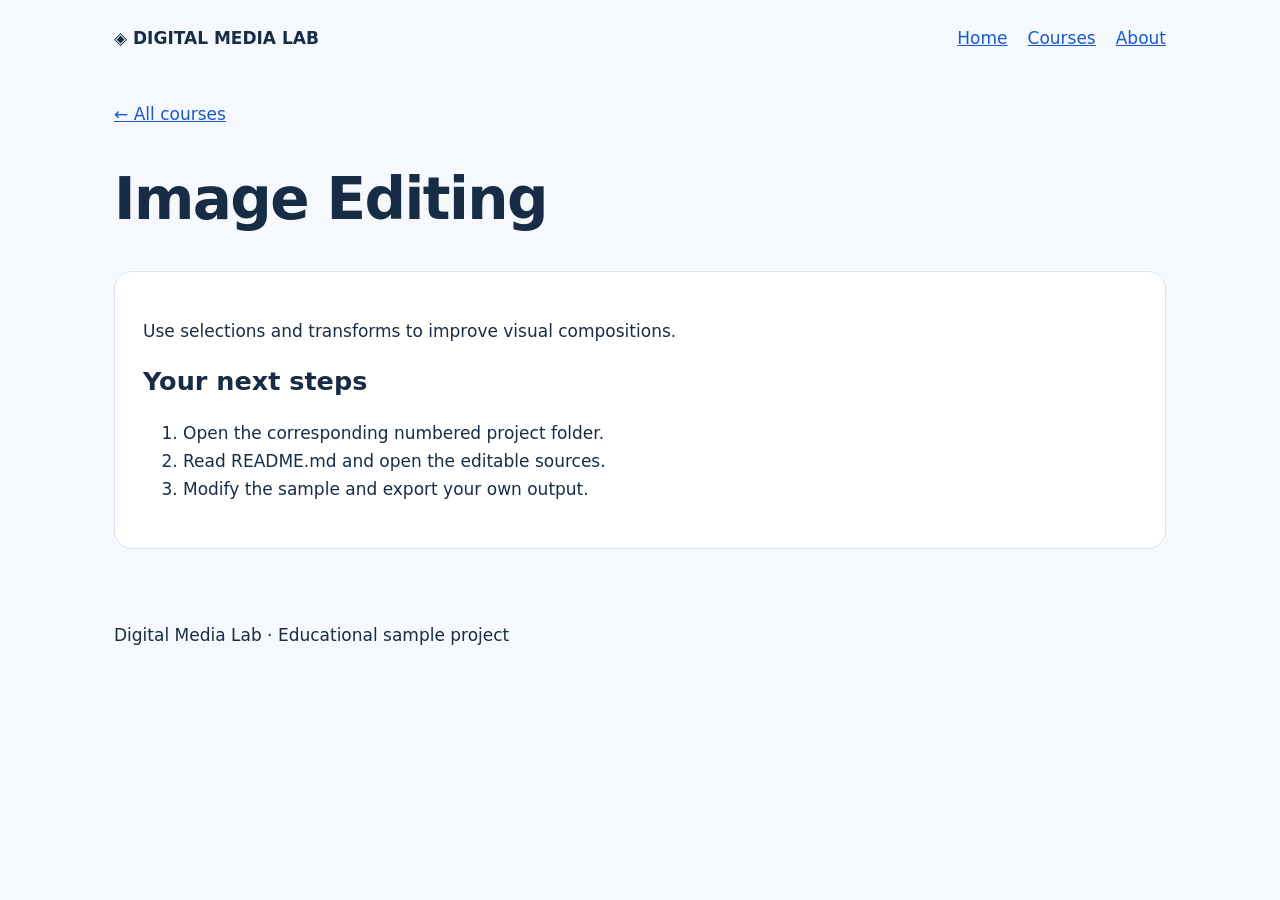
<file: 07_Homepage_Design/lesson.html>
<!doctype html><html lang="en"><meta charset="utf-8"><meta name="viewport" content="width=device-width,initial-scale=1"><title>Course lesson</title><style>[hidden]{display:none!important}*{box-sizing:border-box}body{margin:0;font:17px/1.65 system-ui,sans-serif;color:#182d45;background:#f5f8fc}header,main,footer{max-width:1100px;margin:auto;padding:24px}header{display:flex;align-items:center;justify-content:space-between;gap:20px}nav{display:flex;gap:20px;flex-wrap:wrap}a{color:#185bca}h1{font-size:clamp(32px,5vw,58px);line-height:1.12;letter-spacing:-1.6px}h2{line-height:1.25}section,article{margin:24px 0;padding:28px;background:white;border:1px solid #dbe5f1;border-radius:18px}.hero{background:#e7f1ff;padding:40px}.grid{display:grid;grid-template-columns:repeat(3,1fr);gap:18px}.grid article{margin:0}button,.button{display:inline-block;border:0;background:#2163dc;color:white;border-radius:8px;padding:12px 20px;cursor:pointer;font:inherit;text-decoration:none}input{padding:13px;border:1px solid #8a9fb8;border-radius:8px;font:inherit;max-width:100%}table{width:100%;border-collapse:collapse}td,th{text-align:left;padding:12px;border-bottom:1px solid #dbe5f1}img,video{max-width:100%;height:auto}small{color:#587086}button:focus-visible,a:focus-visible,input:focus-visible{outline:3px solid #ed9b1c;outline-offset:3px}@media(max-width:700px){header{align-items:flex-start;flex-direction:column}.grid{grid-template-columns:1fr}.hero,section,article{padding:20px}main{padding:16px}h1{letter-spacing:-.8px}}</style><header><strong>◈ DIGITAL MEDIA LAB</strong><nav><a href="index.html">Home</a><a href="courses.html">Courses</a><a href="about.html">About</a></nav></header><main><a href="courses.html">← All courses</a><h1 id="title">Course lesson</h1><section><p id="desc"></p><h2>Your next steps</h2><ol><li>Open the corresponding numbered project folder.</li><li>Read README.md and open the editable sources.</li><li>Modify the sample and export your own output.</li></ol></section></main><footer>Digital Media Lab · Educational sample project</footer><script>const courses=[["Image Editing", "Use selections and transforms to improve visual compositions.", "image"], ["Audio Production", "Mix tracks and apply fades before exporting MP3 audio.", "audio"], ["Video Editing", "Combine clips, clean audio and add readable captions.", "video"], ["Web Design", "Build responsive pages with navigation and search.", "web"], ["Animation", "Bring sprites and 3D objects to life using keyframes.", "animation"], ["Immersive Media", "Explore VR scenes and AR placement on supported devices.", "vr"]];const c=courses.find(x=>x[2]===new URLSearchParams(location.search).get("topic"))||courses[0];document.querySelector("#title").textContent=c[0];document.querySelector("#desc").textContent=c[1];</script></html>
</file>
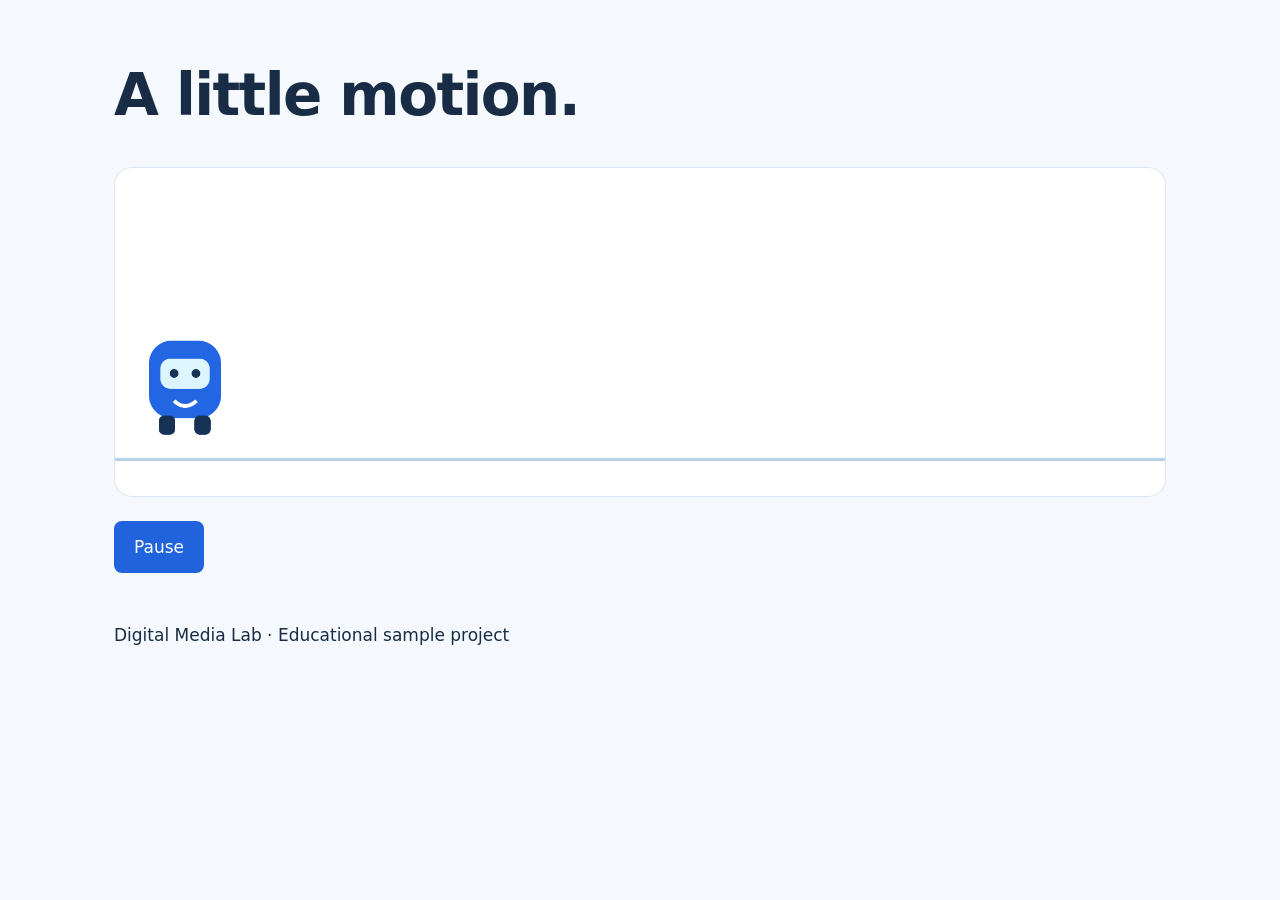
<file: 09_2D_Sprite_Animation/preview.html>
<!doctype html><html lang="en"><meta charset="utf-8"><meta name="viewport" content="width=device-width,initial-scale=1"><title>Sprite motion preview</title><style>[hidden]{display:none!important}*{box-sizing:border-box}body{margin:0;font:17px/1.65 system-ui,sans-serif;color:#182d45;background:#f5f8fc}header,main,footer{max-width:1100px;margin:auto;padding:24px}header{display:flex;align-items:center;justify-content:space-between;gap:20px}nav{display:flex;gap:20px;flex-wrap:wrap}a{color:#185bca}h1{font-size:clamp(32px,5vw,58px);line-height:1.12;letter-spacing:-1.6px}h2{line-height:1.25}section,article{margin:24px 0;padding:28px;background:white;border:1px solid #dbe5f1;border-radius:18px}.hero{background:#e7f1ff;padding:40px}.grid{display:grid;grid-template-columns:repeat(3,1fr);gap:18px}.grid article{margin:0}button,.button{display:inline-block;border:0;background:#2163dc;color:white;border-radius:8px;padding:12px 20px;cursor:pointer;font:inherit;text-decoration:none}input{padding:13px;border:1px solid #8a9fb8;border-radius:8px;font:inherit;max-width:100%}table{width:100%;border-collapse:collapse}td,th{text-align:left;padding:12px;border-bottom:1px solid #dbe5f1}img,video{max-width:100%;height:auto}small{color:#587086}button:focus-visible,a:focus-visible,input:focus-visible{outline:3px solid #ed9b1c;outline-offset:3px}@media(max-width:700px){header{align-items:flex-start;flex-direction:column}.grid{grid-template-columns:1fr}.hero,section,article{padding:20px}main{padding:16px}h1{letter-spacing:-.8px}}</style><main><h1>A little motion.</h1><section style="height:330px;overflow:hidden;position:relative"><img id="bot" src="sprite.png" alt="Animated robot sprite" width="140" style="position:absolute;bottom:40px;left:0"><div style="position:absolute;bottom:35px;left:0;right:0;border-bottom:3px solid #b8cfe8"></div></section><button id="play">Pause</button></main><footer>Digital Media Lab · Educational sample project</footer><script>const a=document.querySelector('#bot').animate([{left:'0%',transform:'translateY(0)'},{left:'40%',transform:'translateY(-80px)',offset:.5},{left:'75%',transform:'translateY(0)'}],{duration:4000,iterations:Infinity,direction:'alternate',easing:'ease-in-out'});document.querySelector('#play').onclick=e=>{if(a.playState==='running'){a.pause();e.target.textContent='Play'}else{a.play();e.target.textContent='Pause'}}</script></html>
</file>
